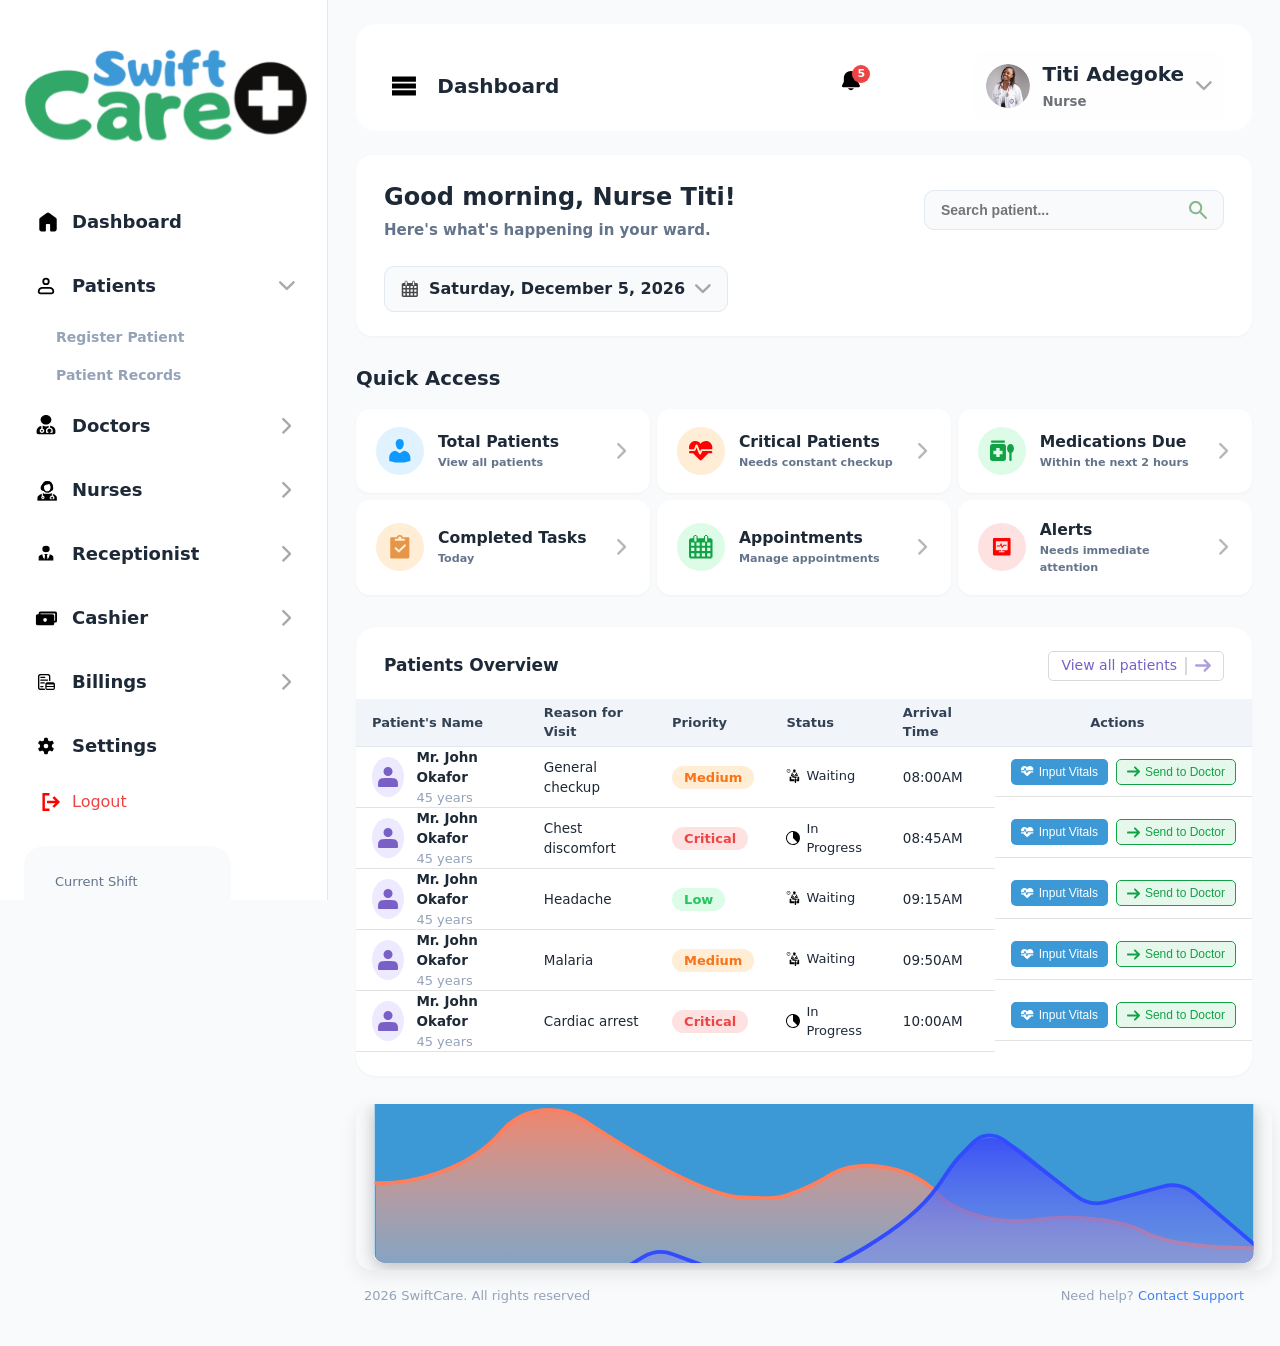
<file: index.html>
<!DOCTYPE html>
<html lang="en">
<head>
    <meta charset="UTF-8">
    <meta name="viewport" content="width=device-width, initial-scale=1.0">
    <title>SwiftCare - Dashboard</title>
    <link rel="stylesheet" href="style.css">
</head>
<body>
    <div class="dashboard-container">

        <!--  SIDEBAR  -->
        <aside class="sidebar">
            <div class="logo">
                <img src="icons/icon-swiftcare.svg" alt="SwiftCare" class="main-logo">
            </div>

            <nav class="nav-menu">
                <a href="#" class="nav-item">
                    <div class="icon-container">
                        <img src="icons/icon-dashboard.svg" alt="Dashboard" class="nav-icon">
                    </div>
                    <span>Dashboard</span>
                </a>

                <a href="#" class="nav-item has-submenu active">
                    <div class="icon-container">
                        <img src="icons/icon-patients.svg" alt="Patients" class="nav-icon">
                    </div>
                    <span>Patients</span>
                    <img src="icons/icon-chevron-down.svg" alt="" class="arrow-icon">
                </a>

                <div class="submenu">
                    <a href="#" class="submenu-item">Register Patient</a>
                    <a href="#" class="submenu-item">Patient Records</a>
                </div>

                <a href="#" class="nav-item">
                    <div class="icon-container">
                        <img src="icons/icon-doctors.svg" alt="Doctors" class="nav-icon">
                    </div>
                    <span>Doctors</span>
                    <img src="icons/icon-chevron-right.svg" alt="" class="arrow-icon">
                </a>

                <a href="#" class="nav-item">
                    <div class="icon-container">
                        <img src="icons/icon-nurses.svg" alt="Nurses" class="nav-icon">
                    </div>
                    <span>Nurses</span>
                    <img src="icons/icon-chevron-right.svg" alt="" class="arrow-icon">
                </a>

                <a href="#" class="nav-item">
                    <div class="icon-container">
                        <img src="icons/icon-receptionist.svg" alt="Receptionist" class="nav-icon">
                    </div>
                    <span>Receptionist</span>
                    <img src="icons/icon-chevron-right.svg" alt="" class="arrow-icon">
                </a>

                <a href="#" class="nav-item">
                    <div class="icon-container">
                        <img src="icons/icon-cashier.svg" alt="Cashier" class="nav-icon">
                    </div>
                    <span>Cashier</span>
                    <img src="icons/icon-chevron-right.svg" alt="" class="arrow-icon">
                </a>

                <a href="#" class="nav-item">
                    <div class="icon-container">
                        <img src="icons/icon-billings.svg" alt="Billings" class="nav-icon">
                    </div>
                    <span>Billings</span>
                    <img src="icons/icon-chevron-right.svg" alt="" class="arrow-icon">
                </a>

                <a href="#" class="nav-item">
                    <div class="icon-container">
                        <img src="icons/icon-settings.svg" alt="Settings" class="nav-icon">
                    </div>
                    <span>Settings</span>
                </a>
            </nav>

            <div class="sidebar-bottom">
                <!-- Logout -->
                <a href="#" onclick="logout()" class="logout-btn">
                    <img src="icons/icon-logout.svg" alt="Logout" class="nav-icon">
                    <span>Logout</span>
                </a>

                <!-- Current Shift -->
                <div class="current-shift">
                    <p class="shift-label">Current Shift</p>
                    <p class="shift-time">
                        <span class="shift-type">Day Shift</span>
                        <img src="icons/icon-shift.svg" alt="Day" class="shift-icon">
                    </p>
                    <p class="shift-hours">7:00AM - 7:00PM</p>
                    <p class="shift-date">July 20, 2026</p>
                </div>

                <!-- Security Note -->
                <div class="security-note">
                    <img src="icons/icon-lock.svg" alt="Secure" class="lock-icon">
                    <div>
                        <p>Your information is safe with us</p>
                        <p>We never share your data</p>
                    </div>
                </div>
            </div>
        </aside>

        <!--  MAIN CONTENT -->
        <main class="main-content">

            <!-- Top Header -->
            <header class="top-header">
                <div class="header-left">
                    <button class="menu-toggle" onclick="toggleSidebar()">
                        <img src="icons/icon-menu.svg" alt="Menu" class="hamburger-icon">
                    </button>
                    <h1 class="page-title">Dashboard</h1>
                </div>

                <div class="header-right">
                    <div class="notification">
                        <img src="icons/icon-bell.svg" alt="Notifications" class="nav-icon">
                        <span class="notification-badge">5</span>
                    </div>

                    <div class="user-profile">
                        <img src="icons/icon-user.svg" alt="Titi Adegoke" class="profile-img">
                        <div class="user-info">
                            <span class="user-name">Titi Adegoke</span>
                            <span class="user-role">Nurse</span>
                        </div>
                        <img src="icons/icon-chevron-down.svg" alt="" class="dropdown-arrow">
                    </div>
                </div>
            </header>

            <!-- Greeting -->
            <div class="greeting">
                <div class="greeting-text">
                    <h2>Good morning, Nurse Titi!</h2>
                    <p>Here's what's happening in your ward.</p>
                </div>

                <!-- Search Patient -->
                <div class="search-box">
                    <input type="text" placeholder="Search patient..." class="search-input">
                    <img src="icons/icon-search.svg" alt="Search" class="search-icon">
                </div>

                <!-- Date Picker -->
                <div class="date-picker">
                    <img src="icons/icon-calendar.svg" alt="Calendar" class="calendar-icon">
                    <span id="current-date">July 20, 2026 | Monday</span>
                    <img src="icons/icon-chevron-down.svg" alt="" class="dropdown-arrow">
                </div>
            </div>

            <!-- Quick Access -->
            <section class="quick-access-section">
                <h2 class="section-title">Quick Access</h2>

                <div class="quick-access">
                    <a href="#" class="card">
                        <div class="card-icon total">
                            <img src="icons/icon-total-patients.svg" alt="" class="card-icon-img">
                        </div>
                        <div class="card-content">
                            <h3>Total Patients</h3>
                            <p>View all patients</p>
                        </div>
                        <img src="icons/icon-chevron-right.svg" alt="" class="card-arrow">
                    </a>

                    <a href="#" class="card">
                        <div class="card-icon critical">
                            <img src="icons/icon-critical.svg" alt="" class="card-icon-img">
                        </div>
                        <div class="card-content">
                            <h3>Critical Patients</h3>
                            <p>Needs constant checkup</p>
                        </div>
                        <img src="icons/icon-chevron-right.svg" alt="" class="card-arrow">
                    </a>

                    <a href="#" class="card">
                        <div class="card-icon meds">
                            <img src="icons/icon-meds-due.svg" alt="" class="card-icon-img">
                        </div>
                        <div class="card-content">
                            <h3>Medications Due</h3>
                            <p>Within the next 2 hours</p>
                        </div>
                        <img src="icons/icon-chevron-right.svg" alt="" class="card-arrow">
                    </a>

                    <a href="#" class="card">
                        <div class="card-icon completed">
                            <img src="icons/icon-completed.svg" alt="" class="card-icon-img">
                        </div>
                        <div class="card-content">
                            <h3>Completed Tasks</h3>
                            <p>Today</p>
                        </div>
                        <img src="icons/icon-chevron-right.svg" alt="" class="card-arrow">
                    </a>

                    <a href="#" class="card">
                        <div class="card-icon appointments">
                            <img src="icons/icon-appointments.svg" alt="" class="card-icon-img">
                        </div>
                        <div class="card-content">
                            <h3>Appointments</h3>
                            <p>Manage appointments</p>
                        </div>
                        <img src="icons/icon-chevron-right.svg" alt="" class="card-arrow">
                    </a>

                    <a href="#" class="card">
                        <div class="card-icon alerts">
                            <img src="icons/icon-alerts.svg" alt="" class="card-icon-img">
                        </div>
                        <div class="card-content">
                            <h3>Alerts</h3>
                            <p>Needs immediate attention</p>
                        </div>
                        <img src="icons/icon-chevron-right.svg" alt="" class="card-arrow">
                    </a>
                </div>
            </section>

            <!-- Patients Overview -->
            <section class="patients-section">
                <div class="section-header">
                    <h2>Patients Overview</h2>
                    <a href="Nurse-Dashboard/index.html" class="view-all-btn">
                        View all patients 
                        <span class="seperator"></span>
                        <img src="icons/icon-arrow.svg" alt="" class="arrow-icon">
                    </a>
                </div>

                <div class="table-container">
                    <table class="patients-table">
                        <thead>
                            <tr>
                                <th>Patient's Name</th>
                                <th>Reason for Visit</th>
                                <th>Priority</th>
                                <th>Status</th>
                                <th>Arrival Time</th>
                                <th>Actions</th>
                            </tr>
                        </thead>
                        <tbody>
                            <tr>
                                <td>
                                    <div class="patient-info">
                                        <div class="avatar">
                                            <img src="icons/icon-user-vic.svg" alt="" class="patient-avatar">
                                        </div>
                                        <div>
                                            <div class="patient-name">Mr. John Okafor</div>
                                            <div class="age">45 years</div>
                                        </div>
                                    </div>
                                </td>
                                <td>General checkup</td>
                                <td><span class="priority medium">Medium</span></td>
                                <td>
                                    <span class="status waiting">
                                        <img src="icons/icon-waiting.svg" alt="" class="status-icon">
                                        Waiting
                                    </span>
                                </td>
                                <td>08:00AM</td>
                                <td class="actions">
                                    <button class="action-btn vitals">
                                        <img src="icons/icon-vitals-heart.svg" alt="" class="btn-icon">
                                        Input Vitals
                                    </button>
                                    <button class="action-btn send">
                                        <img src="icons/icon-arrow-right.svg" alt="" class="btn-icon">
                                        Send to Doctor
                                    </button>
                                </td>
                            </tr>

                            <tr>
                                <td>
                                    <div class="patient-info">
                                        <div class="avatar">
                                            <img src="icons/icon-user-vic.svg" alt="" class="patient-avatar">
                                        </div>
                                        <div>
                                            <div class="patient-name">Mr. John Okafor</div>
                                            <div class="age">45 years</div>
                                        </div>
                                    </div>
                                </td>
                                <td>Chest discomfort</td>
                                <td><span class="priority critical">Critical</span></td>
                                <td>
                                    <span class="status in-progress">
                                        <img src="icons/icon-in-progress.svg" alt="" class="status-icon">
                                        In Progress
                                    </span>
                                </td>
                                <td>08:45AM</td>
                                <td class="actions">
                                    <button class="action-btn vitals">
                                        <img src="icons/icon-vitals-heart.svg" alt="" class="btn-icon">
                                        Input Vitals
                                    </button>
                                    <button class="action-btn send">
                                        <img src="icons/icon-arrow-right.svg" alt="" class="btn-icon">
                                        Send to Doctor
                                    </button>
                                </td>
                            </tr>

                            <tr>
                                <td>
                                    <div class="patient-info">
                                        <div class="avatar">
                                            <img src="icons/icon-user-vic.svg" alt="" class="patient-avatar">
                                        </div>
                                        <div>
                                            <div class="patient-name">Mr. John Okafor</div>
                                            <div class="age">45 years</div>
                                        </div>
                                    </div>
                                </td>
                                <td>Headache</td>
                                <td><span class="priority low">Low</span></td>
                                <td>
                                    <span class="status waiting">
                                        <img src="icons/icon-waiting.svg" alt="" class="status-icon">
                                        Waiting
                                    </span>
                                </td>
                                <td>09:15AM</td>
                                <td class="actions">
                                    <button class="action-btn vitals">
                                        <img src="icons/icon-vitals-heart.svg" alt="" class="btn-icon">
                                        Input Vitals
                                    </button>
                                    <button class="action-btn send">
                                       <img src="icons/icon-arrow-right.svg" alt="" class="btn-icon"> 
                                        Send to Doctor
                                    </button>
                                </td>
                            </tr>

                            <tr>
                                <td>
                                    <div class="patient-info">
                                        <div class="avatar">
                                            <img src="icons/icon-user-vic.svg" alt="" class="patient-avatar">
                                        </div>
                                        <div>
                                            <div class="patient-name">Mr. John Okafor</div>
                                            <div class="age">45 years</div>
                                        </div>
                                    </div>
                                </td>
                                <td>Malaria</td>
                                <td><span class="priority medium">Medium</span></td>
                                <td>
                                    <span class="status waiting">
                                        <img src="icons/icon-waiting.svg" alt="" class="status-icon">
                                        Waiting
                                    </span>
                                </td>
                                <td>09:50AM</td>
                                <td class="actions">
                                    <button class="action-btn vitals">
                                        <img src="icons/icon-vitals-heart.svg" alt="" class="btn-icon">
                                        Input Vitals
                                    </button>
                                    <button class="action-btn send">
                                        <img src="icons/icon-arrow-right.svg" alt="" class="btn-icon">
                                        Send to Doctor
                                    </button>
                                </td>
                            </tr>

                            <tr>
                                <td>
                                    <div class="patient-info">
                                        <div class="avatar">
                                            <img src="icons/icon-user-vic.svg" alt="" class="patient-avatar">
                                        </div>
                                        <div>
                                            <div class="patient-name">Mr. John Okafor</div>
                                            <div class="age">45 years</div>
                                        </div>
                                    </div>
                                </td>
                                <td>Cardiac arrest</td>
                                <td><span class="priority critical">Critical</span></td>
                                <td>
                                    <span class="status in-progress">
                                        <img src="icons/icon-in-progress.svg" alt="" class="status-icon">
                                        In Progress
                                    </span>
                                </td>
                                <td>10:00AM</td>
                                <td class="actions">
                                    <button class="action-btn vitals">
                                        <img src="icons/icon-vitals-heart.svg" alt="" class="btn-icon">
                                        Input Vitals
                                    </button>
                                    <button class="action-btn send">
                                        <img src="icons/icon-arrow-right.svg" alt="" class="btn-icon">
                                        Send to Doctor
                                    </button>
                                </td>
                            </tr>
                        </tbody>
                    </table>
                </div>
            </section>

            <!-- Chart -->
            <section class="chart-section">
                <img src="icons/chart-graphic.svg" alt="Patient Activity Chart" class="chart-image">
            </section>

            <!-- Footer -->
            <footer class="footer">
                <p>2026 SwiftCare. All rights reserved</p>
                <p>Need help? <a href="#">Contact Support</a></p>
            </footer>
        </main>
    </div>

    <script src="script.js"></script>
</body>
</html>
</file>
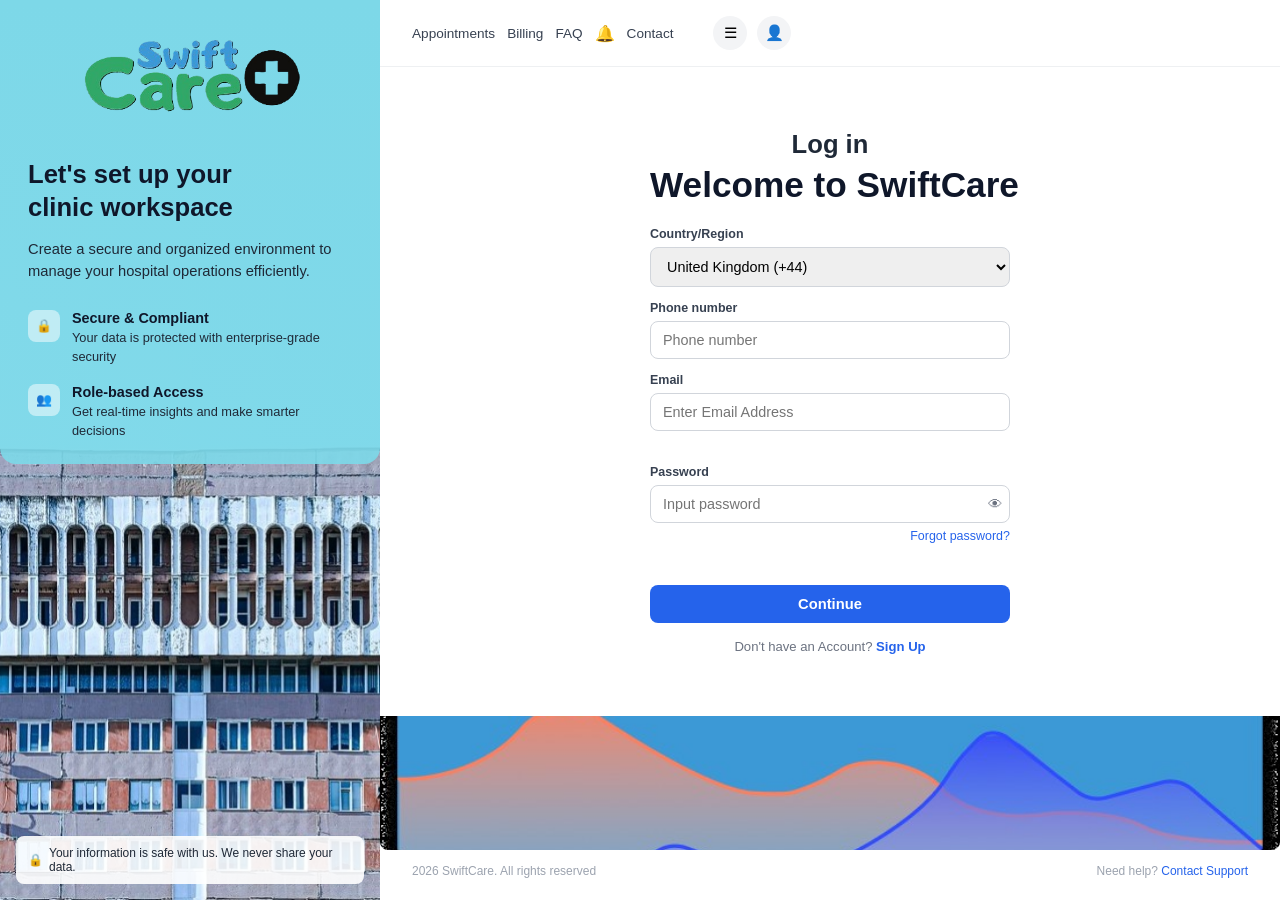
<file: log in page/index.html>
<!DOCTYPE html>
<html lang="en">
<head>
  <meta charset="UTF-8" />
  <meta name="viewport" content="width=device-width, initial-scale=1.0" />
  <title>SwiftCare | Log in</title>
  <link rel="stylesheet" href="style.css" />
</head>
<body>

  <div class="page">

    <!-- LEFT PANEL -->
    <aside class="hero-panel">
      <div class="hero-top">
        <div class="logo">
          <img src="logo.png" alt="SwiftCare" class="logo-img" />
        </div>

        <h1 class="hero-heading">Let's set up your<br />clinic workspace</h1>
        <p class="hero-sub">Create a secure and organized environment to manage your hospital operations efficiently.</p>

        <ul class="hero-features">
          <li>
            <span class="feature-icon" aria-hidden="true">🔒</span>
            <div>
              <strong>Secure &amp; Compliant</strong>
              <span>Your data is protected with enterprise-grade security</span>
            </div>
          </li>
          <li>
            <span class="feature-icon" aria-hidden="true">👥</span>
            <div>
              <strong>Role-based Access</strong>
              <span>Get real-time insights and make smarter decisions</span>
            </div>
          </li>
        </ul>
      </div>

      <div class="hero-note-wrap">
        <p class="hero-note">
          <span aria-hidden="true">🔒</span> Your information is safe with us. We never share your data.
        </p>
      </div>
    </aside>

    <!-- RIGHT PANEL -->
    <main class="auth-panel">

      <nav class="top-nav">
        <div class="nav-inner">
          <div class="nav-links">
            <a href="#">Appointments</a>
            <a href="#">Billing</a>
            <a href="#">FAQ</a>
            <a href="#" class="nav-icon" aria-label="Notifications">🔔</a>
            <a href="#">Contact</a>
          </div>
          <div class="nav-right">
            <button class="icon-btn" aria-label="Menu">☰</button>
            <button class="icon-btn avatar-btn" aria-label="Account">👤</button>
          </div>
        </div>
      </nav>

      <div class="auth-wrap">
        <form class="auth-card" id="authForm" novalidate>
          <h2 class="card-title">Log in</h2>
          <p class="welcome-text">Welcome to SwiftCare</p>

          <label class="field-label" for="countryCode">Country/Region</label>
          <select id="countryCode" name="countryCode">
            <option value="+44">United Kingdom (+44)</option>
            <option value="+234">Nigeria (+234)</option>
            <option value="+1">United States (+1)</option>
            <option value="+233">Ghana (+233)</option>
          </select>

          <label class="field-label" for="phone">Phone number</label>
          <input type="tel" id="phone" name="phone" placeholder="Phone number" autocomplete="tel" />

          <label class="field-label" for="email">Email</label>
          <input type="email" id="email" name="email" placeholder="Enter Email Address" autocomplete="email" required />
          <p class="field-error" id="emailError" role="alert"></p>

          <label class="field-label" for="password">Password</label>
          <div class="password-wrap">
            <input type="password" id="password" name="password" placeholder="Input password" autocomplete="current-password" required />
            <button type="button" class="toggle-pw" data-target="password" aria-label="Show password">👁</button>
          </div>
          <a href="#" class="forgot-link">Forgot password?</a>
          <p class="field-error" id="passwordError" role="alert"></p>

          <button type="submit" class="btn-primary" id="continueBtn">Continue</button>

          <p class="signup-link">Don't have an Account? <a href="admin-account.html">Sign Up</a></p>
        </form>
      </div>

      <div class="wave" aria-hidden="true">
        <img src="image.jpg" alt="" />
      </div>

      <footer class="auth-footer">
        <span>2026 SwiftCare. All rights reserved</span>
        <span>Need help? <a href="#">Contact Support</a></span>
      </footer>
    </main>
  </div>

  <script src="script.js"></script>
</body>
</html>
</file>
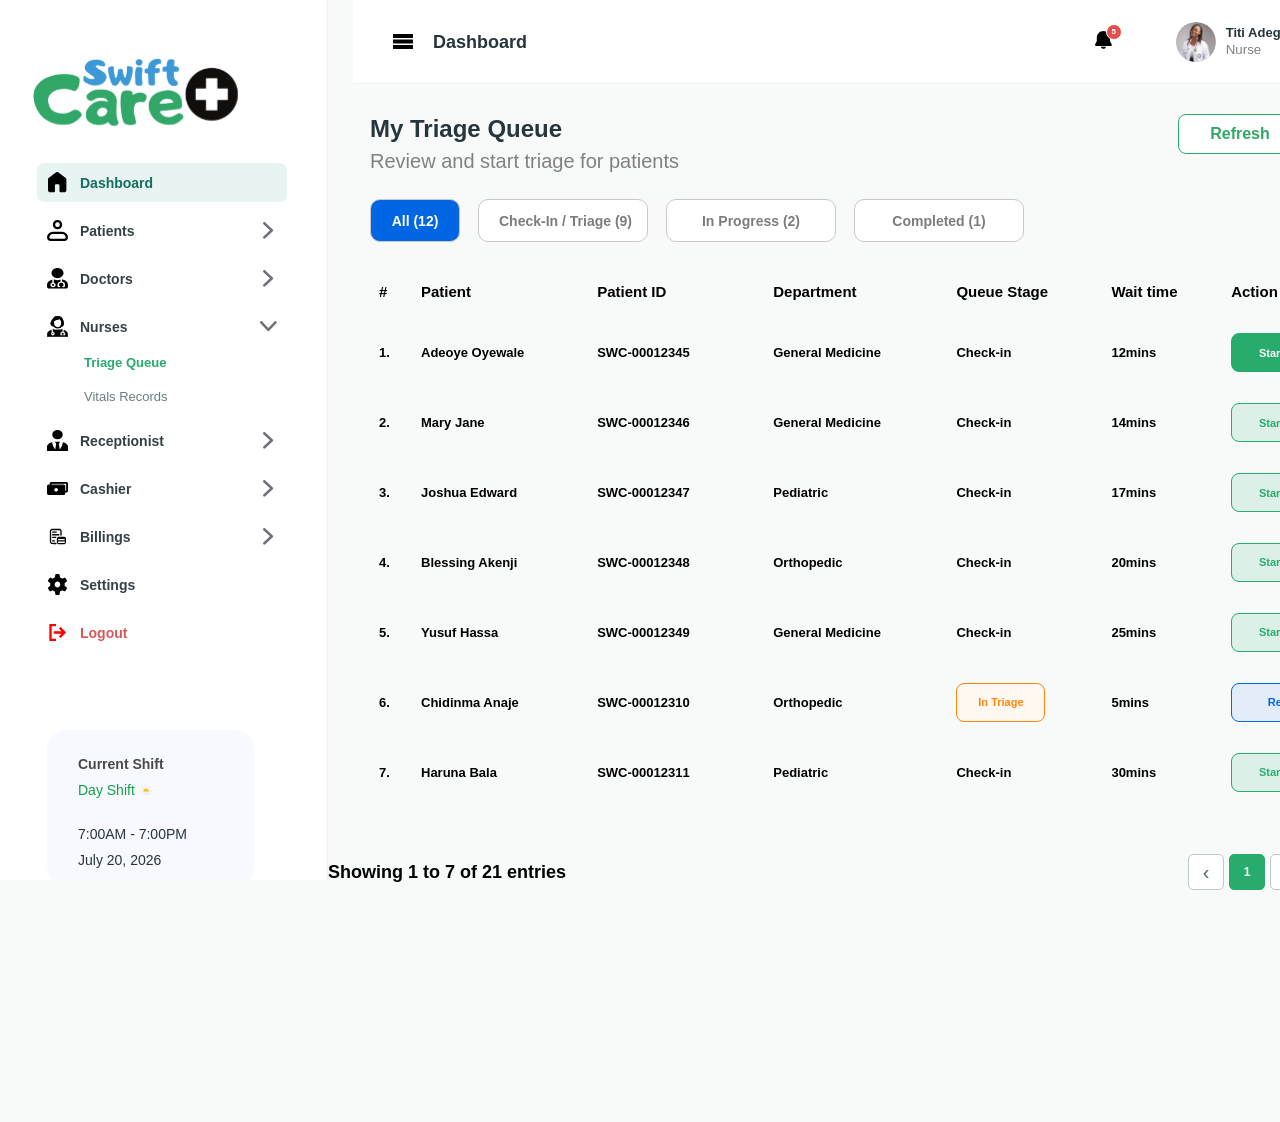
<file: Nurse-Dashboard/index.html>
<!DOCTYPE html>
<html lang="en">

<head>
    <meta charset="UTF-8">
    <meta
        name="viewport"
        content="width=device-width, initial-scale=1.0"
    >
    <title>SwiftCare - Dashboard</title>

    <link rel="stylesheet" href="style.css">
</head>

<body>

    <div class="app">

        <!-- SIDEBAR -->

        <aside class="sidebar" id="sidebar">

            <div class="sidebar-content">

                <!-- LOGO -->
                <div class="logo-container">
                    <img
                        src="icons/logo.svg"
                        alt="SwiftCare"
                        class="logo"
                    >
                </div>


                <!-- NAVIGATION -->
                <nav class="navigation">

                    <!-- Dashboard -->
                    <a
                        href="#"
                        class="nav-item active"
                    >
                        <img
                            src="icons/dashboard.svg"
                            alt=""
                            class="nav-icon"
                        >

                        <span>Dashboard</span>
                    </a>


                    <!-- Patients -->
                    <a
                        href="#"
                        class="nav-item expandable"
                    >
                        <div class="nav-item-left">

                            <img
                                src="icons/patients.svg"
                                alt=""
                                class="nav-icon"
                            >

                            <span>Patients</span>

                        </div>

                        <img
                            src="icons/chevron-right.svg"
                            alt=""
                            class="arrow-icon"
                        >
                    </a>


                    <!-- Doctors -->
                    <a
                        href="#"
                        class="nav-item expandable"
                    >
                        <div class="nav-item-left">

                            <img
                                src="icons/doctors.svg"
                                alt=""
                                class="nav-icon"
                            >

                            <span>Doctors</span>

                        </div>

                        <img
                            src="icons/chevron-right.svg"
                            alt=""
                            class="arrow-icon"
                        >
                    </a>


                    <!-- Nurses -->
                    <div class="nav-group">

                        <button
                            type="button"
                            class="nav-item expandable nurse-toggle"
                            id="nurseToggle"
                        >

                            <div class="nav-item-left">

                                <img
                                    src="icons/nurses.svg"
                                    alt=""
                                    class="nav-icon"
                                >

                                <span>Nurses</span>

                            </div>

                            <img
                                src="icons/chevron-down.svg"
                                alt=""
                                class="arrow-icon nurse-arrow"
                            >

                        </button>


                        <!-- Nurse submenu -->
                        <div class="submenu" id="nurseSubmenu">

                            <a
                                href="#"
                                class="submenu-item active-sub"
                            >
                                Triage Queue
                            </a>

                            <a
                                href="#"
                                class="submenu-item"
                            >
                                Vitals Records
                            </a>

                        </div>

                    </div>


                    <!-- Receptionist -->
                    <a
                        href="#"
                        class="nav-item expandable"
                    >
                        <div class="nav-item-left">

                            <img
                                src="icons/receptionist.svg"
                                alt=""
                                class="nav-icon"
                            >

                            <span>Receptionist</span>

                        </div>

                        <img
                            src="icons/chevron-right.svg"
                            alt=""
                            class="arrow-icon"
                        >
                    </a>


                    <!-- Cashier -->
                    <a
                        href="#"
                        class="nav-item expandable"
                    >
                        <div class="nav-item-left">

                            <img
                                src="icons/cashier.svg"
                                alt=""
                                class="nav-icon"
                            >

                            <span>Cashier</span>

                        </div>

                        <img
                            src="icons/chevron-right.svg"
                            alt=""
                            class="arrow-icon"
                        >
                    </a>


                    <!-- Billings -->
                    <a
                        href="#"
                        class="nav-item expandable"
                    >
                        <div class="nav-item-left">

                            <img
                                src="icons/billings.svg"
                                alt=""
                                class="nav-icon"
                            >

                            <span>Billings</span>

                        </div>

                        <img
                            src="icons/chevron-right.svg"
                            alt=""
                            class="arrow-icon"
                        >
                    </a>


                    <!-- Settings -->
                    <a
                        href="#"
                        class="nav-item"
                    >
                        <img
                            src="icons/settings.svg"
                            alt=""
                            class="nav-icon"
                        >

                        <span>Settings</span>
                    </a>


                    <!-- Logout -->
                    <a
                        href="#"
                        class="nav-item logout"
                    >
                        <img
                            src="icons/logout.svg"
                            alt=""
                            class="nav-icon"
                        >

                        <span>Logout</span>
                    </a>

                </nav>

            </div>


            <!-- SIDEBAR BOTTOM -->
            <div class="sidebar-bottom">

                <!-- Current shift -->
                <div class="shift-information">

                    <span class="shift-title">
                        Current Shift
                    </span>

                    <div class="day-shift">
                        <span>Day Shift</span>
                        <img src="icons/sunlight.svg" alt="sunlight-icon">
                    </div>

                    <span class="shift-time">
                        7:00AM - 7:00PM
                    </span>

                    <span>
                        July 20, 2026
                    </span>

                </div>


                <!-- Security -->
                <div class="security-message">

                    <img
                        src="icons/lock.svg"
                        alt=""
                        class="security-icon"
                    >

                    <span class="security-text">
                        Your information is safe with us<br>
                        We never share your data
                    </span>

                </div>

            </div>

        </aside>


        <!-- MAIN CONTENT -->

        <main class="main">

            <!-- TOP BAR -->

            <header class="topbar">

                <div class="topbar-left">

                    <!-- Mobile menu -->
                    <button
                        type="button"
                        class="menu-button"
                        id="menuButton"
                        aria-label="Open menu"
                    >
                        <img
                            src="icons/menu.svg"
                            alt=""
                        >
                    </button>


                    <h1>
                        Dashboard
                    </h1>

                </div>


                <!-- TOP RIGHT -->
                <div class="topbar-right">

                    <!-- Notification -->
                    <button
                        type="button"
                        class="notification-button"
                        aria-label="Notifications"
                    >

                        <img
                            src="icons/notification.svg"
                            alt="Notification-bell"
                        >

                        <span class="notification-badge">5</span>

                    </button>


                    <!-- Profile -->
                    <button
                        type="button"
                        class="profile"
                    >

                        <div class="profile-image">

                            <img
                                src="icons/profile.svg"
                                alt="Titi Adegoke"
                            >

                        </div>


                        <div class="profile-details">

                            <strong>
                                Titi Adegoke
                            </strong>

                            <span>
                                Nurse
                            </span>

                        </div>


                        <img
                            src="icons/chevron-down.svg"
                            alt=""
                            class="profile-arrow"
                        >

                    </button>

                </div>

            </header>


            <!-- PAGE CONTENT -->

            <section class="content">

                <!-- PAGE HEADER -->
                <div class="page-header">

                    <div class="page-heading">

                        <h2>
                            My Triage Queue
                        </h2>

                        <p>
                            Review and start triage for patients
                        </p>

                    </div>

                    <button
                        type="button"
                        class="refresh-button"
                        id="refreshButton"
                    >
                        Refresh
                    </button>

                </div>


                <!-- FILTER BUTTONS -->

                <div
                    class="filters"
                    role="tablist"
                >

                    <button
                        type="button"
                        class="filter-button all"
                        data-filter="all"
                    >
                        All (12)
                    </button>


                    <button
                        type="button"
                        class="filter-button"
                        data-filter="checkin"
                    >
                        Check-In / Triage (9)
                    </button>


                    <button
                        type="button"
                        class="filter-button"
                        data-filter="progress"
                    >
                        In Progress (2)
                    </button>


                    <button
                        type="button"
                        class="filter-button"
                        data-filter="completed"
                    >
                        Completed (1)
                    </button>

                </div>


                <!-- PATIENT TABLE -->

                <div class="table-container">

                    <table class="patient-table">

                        <thead>

                            <tr>

                                <th>#</th>

                                <th>Patient</th>

                                <th>Patient ID</th>

                                <th>Department</th>

                                <th>Queue Stage</th>

                                <th>Wait time</th>

                                <th>Action</th>

                            </tr>

                        </thead>


                        <tbody id="patientTable">

                            <!-- Patient 1 -->
                            <tr data-status="checkin">

                                <td>
                                    1.
                                </td>

                                <td class="patient-name">
                                    Adeoye Oyewale
                                </td>

                                <td>
                                    SWC-00012345
                                </td>

                                <td>
                                    General Medicine
                                </td>

                                <td>
                                    Check-in
                                </td>

                                <td>
                                    12mins
                                </td>

                                <td>

                                    <button
                                        type="button"
                                        class="action-button start-button primary"
                                    >
                                        Start Triage
                                    </button>

                                </td>

                            </tr>


                            <!-- Patient 2 -->
                            <tr data-status="checkin">

                                <td>
                                    2.
                                </td>

                                <td class="patient-name">
                                    Mary Jane
                                </td>

                                <td>
                                    SWC-00012346
                                </td>

                                <td>
                                    General Medicine
                                </td>

                                <td>
                                    Check-in
                                </td>

                                <td>
                                    14mins
                                </td>

                                <td>

                                    <button
                                        type="button"
                                        class="action-button start-button"
                                    >
                                        Start Triage
                                    </button>

                                </td>

                            </tr>


                            <!-- Patient 3 -->
                            <tr data-status="checkin">

                                <td>
                                    3.
                                </td>

                                <td class="patient-name">
                                    Joshua Edward
                                </td>

                                <td>
                                    SWC-00012347
                                </td>

                                <td>
                                    Pediatric
                                </td>

                                <td>
                                    Check-in
                                </td>

                                <td>
                                    17mins
                                </td>

                                <td>

                                    <button
                                        type="button"
                                        class="action-button start-button"
                                    >
                                        Start Triage
                                    </button>

                                </td>

                            </tr>


                            <!-- Patient 4 -->
                            <tr data-status="checkin">

                                <td>
                                    4.
                                </td>

                                <td class="patient-name">
                                    Blessing Akenji
                                </td>

                                <td>
                                    SWC-00012348
                                </td>

                                <td>
                                    Orthopedic
                                </td>

                                <td>
                                    Check-in
                                </td>

                                <td>
                                    20mins
                                </td>

                                <td>

                                    <button
                                        type="button"
                                        class="action-button start-button"
                                    >
                                        Start Triage
                                    </button>

                                </td>

                            </tr>


                            <!-- Patient 5 -->
                            <tr data-status="checkin">

                                <td>
                                    5.
                                </td>

                                <td class="patient-name">
                                    Yusuf Hassa
                                </td>

                                <td>
                                    SWC-00012349
                                </td>

                                <td>
                                    General Medicine
                                </td>

                                <td>
                                    Check-in
                                </td>

                                <td>
                                    25mins
                                </td>

                                <td>

                                    <button
                                        type="button"
                                        class="action-button start-button"
                                    >
                                        Start Triage
                                    </button>

                                </td>

                            </tr>


                            <!-- Patient 6 -->
                            <tr data-status="progress">

                                <td>
                                    6.
                                </td>

                                <td class="patient-name">
                                    Chidinma Anaje
                                </td>

                                <td>
                                    SWC-00012310
                                </td>

                                <td>
                                    Orthopedic
                                </td>

                                <td>

                                    <span class="stage-badge in-triage">
                                        In Triage
                                    </span>

                                </td>

                                <td>
                                    5mins
                                </td>

                                <td>

                                    <button
                                        type="button"
                                        class="action-button resume-button"
                                    >
                                        Resume
                                    </button>

                                </td>

                            </tr>


                            <!-- Patient 7 -->
                            <tr data-status="checkin">

                                <td>
                                    7.
                                </td>

                                <td class="patient-name">
                                    Haruna Bala
                                </td>

                                <td>
                                    SWC-00012311
                                </td>

                                <td>
                                    Pediatric
                                </td>

                                <td>
                                    Check-in
                                </td>

                                <td>
                                    30mins
                                </td>

                                <td>

                                    <button
                                        type="button"
                                        class="action-button start-button"
                                    >
                                        Start Triage
                                    </button>

                                </td>

                            </tr>

                        </tbody>

                    </table>

                </div>


                <!-- TABLE FOOTER -->

                <div class="table-footer">

                    <p>
                        Showing 1 to 7 of 21 entries
                    </p>


                    <div class="pagination">

                        <button
                            type="button"
                            class="pagination-button"
                            aria-label="Previous page"
                        >
                           &#8249

                        </button>


                        <button
                            type="button"
                            class="pagination-button active"
                        >
                            1
                        </button>


                        <button
                            type="button"
                            class="pagination-button"
                        >
                            2
                        </button>


                        <button
                            type="button"
                            class="pagination-button"
                        >
                            3
                        </button>


                        <button
                            type="button"
                            class="pagination-button"
                            aria-label="Next page"
                        >
                        &#8250
                </div>

            </section>

        </main>

    </div>


    <!-- MOBILE OVERLAY -->
    <div
        class="sidebar-overlay"
        id="sidebarOverlay"
    ></div>


    <!-- Next Patient Modal -->
<div class="patient-modal-overlay" id="patientModalOverlay">
    <div class="patient-modal">

        <div class="patient-modal-content">

            <img
                src="icons/check.svg"
                alt=""
                class="patient-success-icon"
            >

            <h2 class="patient-modal-title">
                Next Patient Selected
            </h2>

            <div class="selected-patient-card">

                <img
                    src="icons/patient-photo.png"
                    alt="Adeoye Oyewale"
                    class="selected-patient-photo"
                >

                <div class="selected-patient-details">

                    <h3>
                        Adeoye Oyewale
                    </h3>

                    <div class="patient-basic-info">
                        <span>SWC-00012345</span>
                        <span>Male - 34yrs</span>
                    </div>

                    <div class="patient-medical-info">
                        <span>General Medicine</span>
                        <span>Checked-in: 09:15AM</span>
                    </div>

                </div>

            </div>

            <button
                type="button"
                class="next-patient-button"
                id="nextPatientButton"
            >
                Next
            </button>

        </div>

    </div>
</div>



    <script src="script.js"></script>


</body>

</html>
</file>
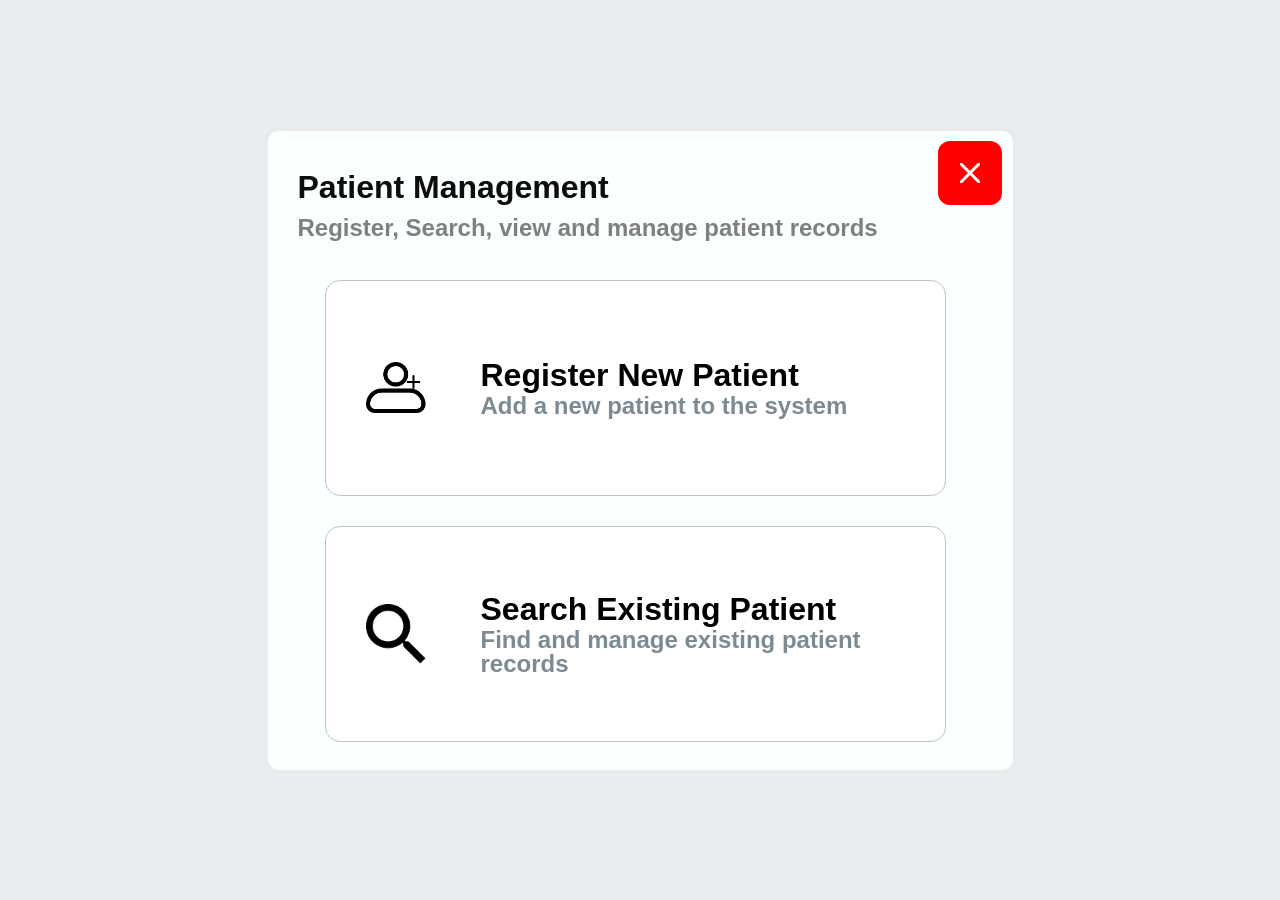
<file: Receptionist-dashboard/PatientM.html>
<!DOCTYPE html>
<html lang="en">
<head>
<meta charset="UTF-8">
<meta name="viewport" content="width=device-width, initial-scale=1.0">
<title>Patient Management</title>
<link rel="stylesheet" href="PatientM.css">
</head>
<body>

  <div class="modal-overlay">
    <div class="modal">

      <button class="close-btn" aria-label="Close">
        <svg width="20" height="20" viewBox="0 0 20 20" fill="none" xmlns="http://www.w3.org/2000/svg">
          <path d="M1 1L19 19M19 1L1 19" stroke="white" stroke-width="3" stroke-linecap="round"/>
        </svg>
      </button>

      <div class="modal-header">
        <h1>Patient Management</h1>
        <p>Register, Search, view and manage patient records</p>
      </div>

      <a href="#" class="option-card">
        <div class="option-icon">
          <img src="Assets/Option-icon.jpg" alt="">
        </div>
        <div class="option-text">
          <h2>Register New Patient</h2>
          <p>Add a new patient to the system</p>
        </div>
      </a>

      <a href="index3.html" class="option-card">
        <div class="option-icon">
          <img src="Assets/searchEP.png" alt="">
        </div>
        <div class="option-text">
          <h2>Search Existing Patient</h2>
          <p>Find and manage existing patient records</p>
        </div>
      </a>

    </div>
  </div>

</body>
</html>
</file>
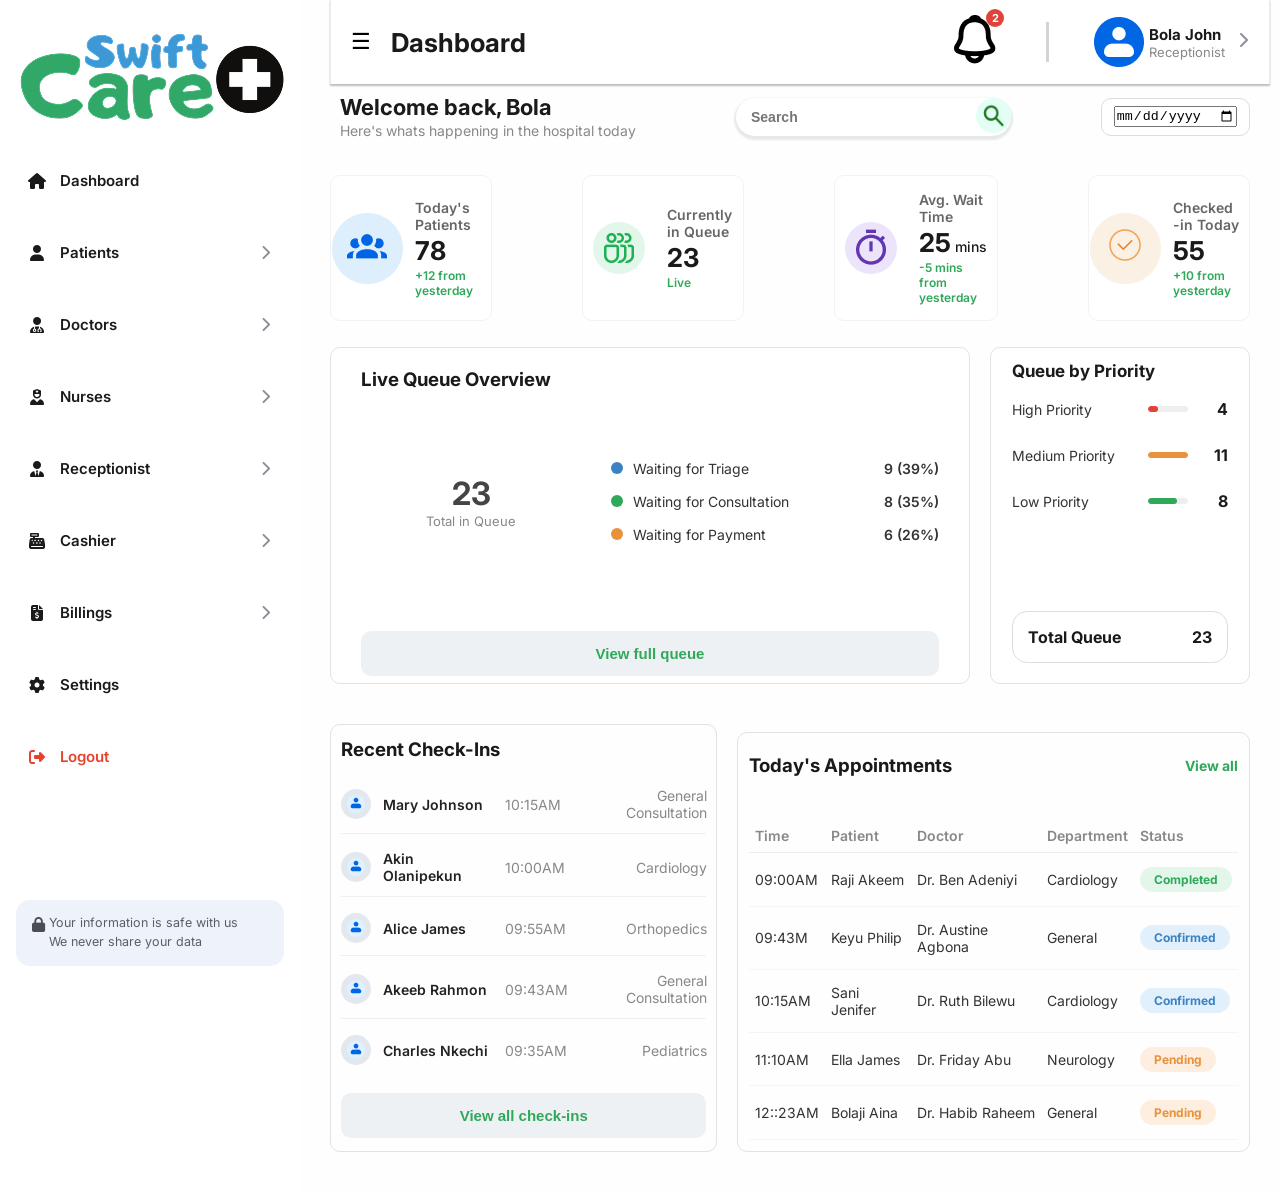
<file: Receptionist-dashboard/receptionist.html>
<!DOCTYPE html>
<html lang="en">
<head>
    <meta charset="UTF-8">
    <meta name="viewport" content="width=device-width, initial-scale=1.0">
    <title>Reception Dashboard</title>
    <link rel="preconnect" href="https://fonts.googleapis.com">
    <link rel="preconnect" href="https://fonts.gstatic.com" crossorigin>
    <link href="https://fonts.googleapis.com/css2?family=Inter:ital,opsz,wght@0,14..32,100..900;1,14..32,100..900&display=swap" rel="stylesheet">
    <link rel="stylesheet" href="https://cdnjs.cloudflare.com/ajax/libs/font-awesome/6.5.1/css/all.min.css">
    <link rel="stylesheet" href="Receptionist.css">
</head>
<body>
    <div class="app">
        <!-- Side bar -->

<section class="sidebar">

  <!-- Logo -->
  <div class="logo">
    <img src="Assets/logo.png" alt="SwiftCare Logo" class="logo-img">
  </div>

  <!-- Nav -->
  <nav class="nav">
    <ul class="nav-list">

      <li class="nav-item">
        <a href="#" class="nav-link">
          <i class="fa-solid fa-house nav-icon"></i>
          <span>Dashboard</span>
        </a>
      </li>

      <!-- Expandable: Patients -->
      <li class="nav-item has-submenu">
        <button class="nav-link nav-toggle" type="button" aria-expanded="false" aria-controls="patients-submenu">
          <i class="fa-solid fa-user nav-icon"></i>
          <span>Patients</span>
          <i class="fa-solid fa-chevron-down nav-arrow"></i>
        </button>
        <ul class="submenu" id="patients-submenu">
          <li><a href="index.html" class="submenu-link">Register Patient</a></li>
          <li><a href="#" class="submenu-link">Patient Records</a></li>
        </ul>
      </li>

      <!-- Expandable: Doctors -->
      <li class="nav-item has-submenu">
        <button class="nav-link nav-toggle" type="button" aria-expanded="false" aria-controls="doctors-submenu">
          <i class="fa-solid fa-user-doctor nav-icon"></i>
          <span>Doctors</span>
          <i class="fa-solid fa-chevron-down nav-arrow"></i>
        </button>
        <ul class="submenu" id="doctors-submenu">
          <li><a href="#" class="submenu-link">Add Doctor</a></li>
          <li><a href="#" class="submenu-link">Doctor List</a></li>
        </ul>
      </li>

      <!-- Expandable: Nurses -->
      <li class="nav-item has-submenu">
        <button class="nav-link nav-toggle" type="button" aria-expanded="false" aria-controls="nurses-submenu">
          <i class="fa-solid fa-user-nurse nav-icon"></i>
          <span>Nurses</span>
          <i class="fa-solid fa-chevron-down nav-arrow"></i>
        </button>
        <ul class="submenu" id="nurses-submenu">
          <li><a href="#" class="submenu-link">Add Nurse</a></li>
          <li><a href="#" class="submenu-link">Nurse List</a></li>
        </ul>
      </li>

      <!-- Expandable: Receptionist -->
      <li class="nav-item has-submenu">
        <button class="nav-link nav-toggle" type="button" aria-expanded="false" aria-controls="receptionist-submenu">
          <i class="fa-solid fa-user-tie nav-icon"></i>
          <span>Receptionist</span>
          <i class="fa-solid fa-chevron-down nav-arrow"></i>
        </button>
        <ul class="submenu" id="receptionist-submenu">
          <li><a href="#" class="submenu-link">Add Receptionist</a></li>
          <li><a href="#" class="submenu-link">Receptionist List</a></li>
        </ul>
      </li>

      <!-- Expandable: Cashier -->
      <li class="nav-item has-submenu">
        <button class="nav-link nav-toggle" type="button" aria-expanded="false" aria-controls="cashier-submenu">
          <i class="fa-solid fa-cash-register nav-icon"></i>
          <span>Cashier</span>
          <i class="fa-solid fa-chevron-down nav-arrow"></i>
        </button>
        <ul class="submenu" id="cashier-submenu">
          <li><a href="#" class="submenu-link">Add Cashier</a></li>
          <li><a href="#" class="submenu-link">Cashier List</a></li>
        </ul>
      </li>

      <!-- Expandable: Billings -->
      <li class="nav-item has-submenu">
        <button class="nav-link nav-toggle" type="button" aria-expanded="false" aria-controls="billings-submenu">
          <i class="fa-solid fa-file-invoice-dollar nav-icon"></i>
          <span>Billings</span>
          <i class="fa-solid fa-chevron-down nav-arrow"></i>
        </button>
        <ul class="submenu" id="billings-submenu">
          <li><a href="#" class="submenu-link">Create Invoice</a></li>
          <li><a href="#" class="submenu-link">Invoice History</a></li>
        </ul>
      </li>

      <li class="nav-item">
        <a href="#" class="nav-link">
          <i class="fa-solid fa-gear nav-icon"></i>
          <span>Settings</span>
        </a>
      </li>

      <li class="nav-item">
        <a href="#" class="nav-link logout-link">
          <i class="fa-solid fa-right-from-bracket nav-icon"></i>
          <span>Logout</span>
        </a>
      </li>

    </ul>
  </nav>

  <!-- Footer note -->
  <div class="info-box">
    <i class="fa-solid fa-lock info-icon"></i>
    <p>Your information is safe with us<br>We never share your data</p>
  </div>

</section>

        <!-- Main content -->
    <main class="main">

      <header class="topbar">
        <button class="hamburger" id="hamburgerBtn">☰</button>
        <h1>Dashboard</h1>

        <div class="topbar-right">
          <div class="bell-wrapper">
            <span class="bell"><img src="Assets/bell.png" alt=""></span>
            <span class="badge">2</span>
          </div>
          <div class="divider"></div>
          <div class="user-info">
            <div class="avatar"><img src="Assets/recept.png" alt=""></div>
            <div class="user-text">
              <div class="user-name">Bola John</div>
              <div class="user-role">Receptionist</div>
            </div>
              <span class="dropdown-arrow">
              <i class="fa-solid fa-chevron-down nav-arrow"></i>
              </span>                     
          </div>
        </div>
      </header>

      <section class="welcome-row">
        <div class="welcome-text">
          <h2>Welcome back, Bola</h2>
          <p>Here's whats happening in the hospital today</p>
        </div>

        <div class="search-box">
          <input type="text" id="searchInput" placeholder="Search">
          <button id="searchBtn"><img src="Assets/search.png" alt="" class="btn-img"></button>
        </div>

        <div class="date-picker" id="datePicker">
          <input type="date">
        </div>
      </section>

      <section class="stats-row">
        <div class="stat-card">
          <div class="stat-icon blue"><img src="Assets/Tpatients.png" alt=""></div>
          <div class="stat-content">
            <div class="stat-label">Today's Patients</div>
            <div class="stat-value">78</div>
            <div class="stat-sub green">+12 from yesterday</div>
          </div>
        </div>

        <div class="stat-card">
          <div class="stat-icon green"><img src="Assets/queue.png" alt=""></div>
          <div class="stat-content">
            <div class="stat-label">Currently in Queue</div>
            <div class="stat-value">23</div>
            <div class="stat-sub green">Live</div>
          </div>
        </div>

        <div class="stat-card">
          <div class="stat-icon purple"><img src="Assets/clock.png" alt=""></div>
          <div class="stat-content">
            <div class="stat-label">Avg. Wait Time</div>
            <div class="stat-value">25<span class="unit">mins</span></div>
            <div class="stat-sub green">-5 mins from yesterday</div>
          </div>
        </div>

        <div class="stat-card">
          <div class="stat-icon orange"><img src="Assets/checkin.png" alt=""></div>
          <div class="stat-content">
            <div class="stat-label">Checked -in Today</div>
            <div class="stat-value">55</div>
            <div class="stat-sub green">+10 from yesterday</div>
          </div>
        </div>
      </section>

      <section class="queue-row">
        <div class="panel-queue-overview">
          <h3>Live Queue Overview</h3>
          <div class="queue-body">
            <div class="donut-wrapper">
              <canvas id="donutChart" width="220" height="220"></canvas>
              <div class="donut-center">
                <div class="donut-number">23</div>
                <div class="donut-label">Total in Queue</div>
              </div>
            </div>

            <div class="queue-legend">
              <div class="legend-item">
                <span class="dot blue"></span>
                <span class="legend-label">Waiting for Triage</span>
                <span class="legend-value">9 (39%)</span>
              </div>
              <div class="legend-item">
                <span class="dot green"></span>
                <span class="legend-label">Waiting for Consultation</span>
                <span class="legend-value">8 (35%)</span>
              </div>
              <div class="legend-item">
                <span class="dot orange"></span>
                <span class="legend-label">Waiting for Payment</span>
                <span class="legend-value">6 (26%)</span>
              </div>
            </div>
          </div>

          <button class="view-full-queue" id="viewFullQueueBtn">View full queue</button>
        </div>

        <div class="panel-queue-row">
          <h3>Queue by Priority</h3>

          <div class="priority-item">
            <span class="priority-label">High Priority</span>
            <div class="priority-bar-track">
              <div class="priority-bar red" style="width: 25%;"></div>
            </div>
            <span class="priority-value">4</span>
          </div>

          <div class="priority-item">
            <span class="priority-label">Medium Priority</span>
            <div class="priority-bar-track">
              <div class="priority-bar orange" style="width: 100%;"></div>
            </div>
            <span class="priority-value">11</span>
          </div>

          <div class="priority-item">
            <span class="priority-label">Low Priority</span>
            <div class="priority-bar-track">
              <div class="priority-bar green" style="width: 72%;"></div>
            </div>
            <span class="priority-value">8</span>
          </div>

          <div class="total-queue-box">
            <span>Total Queue</span>
            <span>23</span>
          </div>
        </div>
      </section>

      <section class="bottom-row">
        <div class="panel-checkins">
          <div class="panel-header">
            <h3>Recent Check-Ins</h3>
          </div>

          <div class="checkin-list" id="checkinList">
            <div class="checkin-item">
              <span class="person-icon"><img src="Assets/ppl.png" alt=""></span>
              <span class="checkin-name">Mary Johnson</span>
              <span class="checkin-time">10:15AM</span>
              <span class="checkin-type">General Consultation</span>
            </div>
            <div class="checkin-item">
              <span class="person-icon"><img src="Assets/ppl.png" alt=""></span>
              <span class="checkin-name">Akin Olanipekun</span>
              <span class="checkin-time">10:00AM</span>
              <span class="checkin-type">Cardiology</span>
            </div>
            <div class="checkin-item">
              <span class="person-icon"><img src="Assets/ppl.png" alt=""></span>
              <span class="checkin-name">Alice James</span>
              <span class="checkin-time">09:55AM</span>
              <span class="checkin-type">Orthopedics</span>
            </div>
            <div class="checkin-item">
              <span class="person-icon"><img src="Assets/ppl.png" alt=""></span>
              <span class="checkin-name">Akeeb Rahmon</span>
              <span class="checkin-time">09:43AM</span>
              <span class="checkin-type">General Consultation</span>
            </div>
            <div class="checkin-item">
              <span class="person-icon"><img src="Assets/ppl.png" alt=""></span>
              <span class="checkin-name">Charles Nkechi</span>
              <span class="checkin-time">09:35AM</span>
              <span class="checkin-type">Pediatrics</span>
            </div>
          </div>

          <button class="view-all-btn" id="viewAllCheckinsBtn">View all check-ins</button>
        </div>

        <div class="panel-appointments">
          <div class="panel-header">
            <h3>Today's Appointments</h3>
            <a href="#" class="view-all-link" id="viewAllAppointmentsLink">View all</a>
          </div>

          <table class="appointments-table">
            <thead>
              <tr>
                <th>Time</th>
                <th>Patient</th>
                <th>Doctor</th>
                <th>Department</th>
                <th>Status</th>
              </tr>
            </thead>
            <tbody class="appointmentsBody">
              <tr>
                <td>09:00AM</td>
                <td>Raji Akeem</td>
                <td>Dr. Ben Adeniyi</td>
                <td>Cardiology</td>
                <td><span class="status completed">Completed</span></td>
              </tr>
              <tr>
                <td>09:43M</td>
                <td>Keyu Philip</td>
                <td>Dr. Austine Agbona</td>
                <td>General</td>
                <td><span class="status confirmed">Confirmed</span></td>
              </tr>
              <tr>
                <td>10:15AM</td>
                <td>Sani Jenifer</td>
                <td>Dr. Ruth Bilewu</td>
                <td>Cardiology</td>
                <td><span class="status confirmed">Confirmed</span></td>
              </tr>
              <tr>
                <td>11:10AM</td>
                <td>Ella James</td>
                <td>Dr. Friday Abu</td>
                <td>Neurology</td>
                <td><span class="status pending">Pending</span></td>
              </tr>
              <tr>
                <td>12::23AM</td>
                <td>Bolaji Aina</td>
                <td>Dr. Habib Raheem</td>
                <td>General</td>
                <td><span class="status pending">Pending</span></td>
              </tr>
            </tbody>
          </table>
        </div>
      </section>

    </main>
    </div>

    <script>
  // Wire up every expandable nav item (Patients, Doctors, Nurses, Receptionist, Cashier, Billings)
  const toggleButtons = document.querySelectorAll('.nav-toggle');

  toggleButtons.forEach((btn) => {
    const parentItem = btn.closest('.has-submenu');

    btn.addEventListener('click', () => {
      const isOpen = parentItem.classList.toggle('open');
      btn.setAttribute('aria-expanded', isOpen);
    });
  });
    </script>

    <!-- <script src="script.js"></script> -->
</body>
</html>
</file>
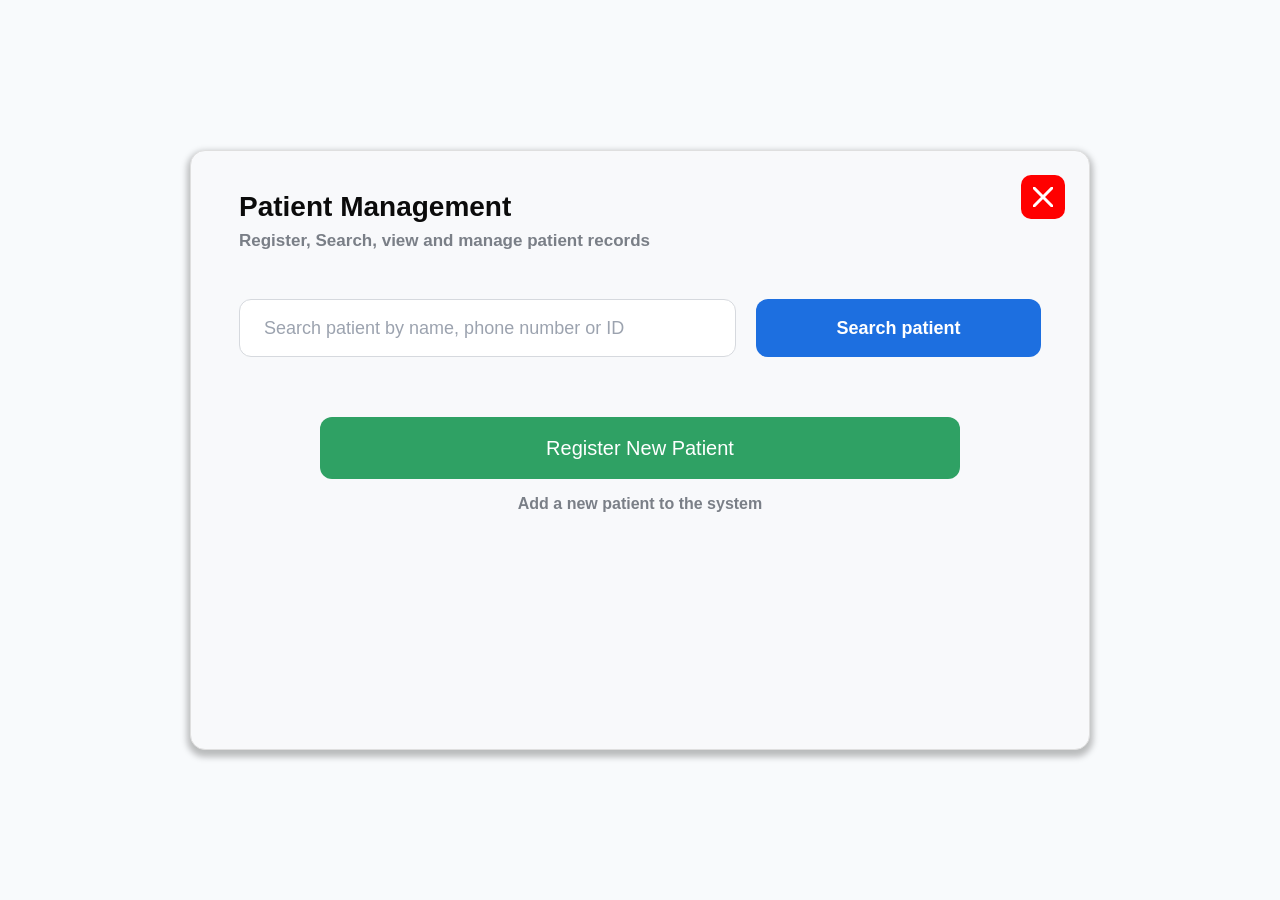
<file: Receptionist-dashboard/SearchP.html>
<!DOCTYPE html>
<html lang="en">
<head>
    <meta charset="UTF-8">
    <meta name="viewport" content="width=device-width, initial-scale=1.0">
    <title>Search Patient</title>
    <link rel="stylesheet" href="SearchP.css">
</head>
<body>
    <div class="modal-overlay">
        <div class="Patient-management-search">
            <button class="close-btn" aria-label="Close">
                <svg width="20" height="20" viewBox="0 0 20 20" fill="none" xmlns="http://www.w3.org/2000/svg">
                    <path d="M1 1L19 19M19 1L1 19" stroke="white" stroke-width="3" stroke-linecap="round"/>
                </svg>
            </button>

            <h2>Patient Management</h2>
            <p class="subtitle">Register, Search, view and manage patient records</p>

            <div class="search-row">
                <input type="search" class="search-p" placeholder="Search patient by name, phone number or ID">
                <button class="search-pt">Search patient</button>
            </div>

            <div class="reg-patient">
                <button class="reg-new-patient">Register New Patient</button>
                <p>Add a new patient to the system</p>
            </div>
        </div>
    </div>
</body>
</html>
</file>
<file: style.css>
* {
    margin: 0;
    padding: 0;
    box-sizing: border-box;
}

body {
    font-family: -apple-system, BlinkMacSystemFont, "SF Pro Display", "SF Pro Text", "Segoe UI", system-ui, sans-serif;
    background-color: #f8fafc;
    color: #1e2937;
    line-height: 1.5;
}

.dashboard-container {
    display: flex;
    min-height: 100vh;
}

/*  SIDEBAR  */
.sidebar {
    width: 328px;
    background: white;
    border-right: 1px solid #e2e8f0;
    padding: 20px 0;
    display: flex;
    flex-direction: column;
    position: fixed;
    height: 100vh;
    z-index: 100;
    overflow-y: auto;
}

.logo {
    padding: 18.73px;
    display: flex;
    justify-content: center;
    margin-bottom: 10px;
}

.main-logo {
    width: 307px;
    max-width: 100%;
    height: auto;
    display: block;
}

.nav-menu {
    flex: 1;
    font-weight: 590;
    font-size: 18px;
    line-height: 100%;
    letter-spacing: 2%;
    margin-top: 10px;
}

.nav-item {
    display: flex;
    align-items: center;
    gap: 12px;
    padding: 18px 32px;
    color: #1e2937;
    text-decoration: none;
    transition: all 0.2s;
}



.icon-container {
    width: 28px;
    height: 28px;
    display: flex;
    align-items: center;
    justify-content: center;
}

.nav-icon {
    width: 22px;
    height: 22px;
}

.arrow-icon {
    width: 16px;
    height: 16px;
    margin-left: auto;
    opacity: 0.6;
}

.submenu {
    display: none;
    padding-left: 56px;
}

.submenu-item {
    display: block;
    padding: 10px 0;
    color: #94a3b8;
    font-size: 14px;
    text-decoration: none;
}

.submenu-item:hover {
    color: #10b981;
}

.nav-item.has-submenu:hover + .submenu,
.nav-item.active + .submenu {
    display: block;
}

/* Sidebar Bottom */
.sidebar-bottom {
    padding: 0 24px 20px;
    margin-top: auto;
}

.logout-btn {
    display: flex;
    align-items: center;
    gap: 10px;
    padding: 12px 16px;
    color: #ef4444;
    text-decoration: none;
    font-weight: 500;
    border-radius: 8px;
    margin-bottom: 20px;
    transition: background 0.2s;
}

.logout-btn:hover {
    background: #fee2e2;
}

.current-shift {
    width: 207px;
    height: 156px;
    background: #f8fafc;
    padding: 26px 44px 19px 31px;
    border-radius: 20px;
    margin-bottom: 16px;
    display: flex;
    flex-direction: column;
    gap: 10px;
}

.shift-label {
    font-size: 13px;
    color: #64748b;
    margin: 0;
}

.shift-time {
    display: flex;
    align-items: center;
    gap: 6px;
    margin: 0;
}

.shift-type {
    color: #10b981;
    font-weight: 600;
    font-size: 15px;
}

.shift-icon {
    width: 16px;
    height: 16px;
}

.shift-hours,
.shift-date {
    font-size: 13px;
    color: #64748b;
    margin: 0;
}

.security-note {
    display: flex;
    gap: 12px;
    margin-top: 18px;
    background: #eef5ff;
    padding: 14px;
    border-radius: 10px;
    font-size: 12px;
    color: #64748b;
    line-height: 1.4;
}

.lock-icon {
    width: 24px;
    height: 24px;
    top: 18px;
    left: 12px;
    flex-shrink: 0;
}

/*  MAIN CONTENT */
.main-content {
    flex: 1;
    margin-left: 328px;
    width: calc(100% - 328px);
    min-width: 0;
    padding: 24px 28px;
}

/* Top Header */
.top-header.top-header{
    display:flex;
    justify-content:space-between;
    align-items:center;
    flex-wrap:wrap;
    gap:20px;

    background:white;
    height:107px;
    padding:26.6px 28px;
    border-radius:20px;
    margin-bottom:24px;
} 

.header-left {
    display: flex;
    align-items: center;
    gap: 13.3px;
}

.menu-toggle {
    background: none;
    border: none;
    cursor: pointer;
    display: flex;
    align-items: center;
    justify-content: center;
    width: 40px;
    height: 40px;
}

.hamburger-icon {
    width: 24px;
    height: 24px;
}

.page-title {
    font-size: 20px;
    font-weight: 600;
    color: #1e2937;
}

.header-right {
    display: flex;
    align-items: center;
    gap: 112px;
}

.notification {
    position: relative;
    cursor: pointer;
}

.notification-badge {
    position: absolute;
    top: -6px;
    right: -8px;
    background: #ef4444;
    color: white;
    font-size: 11px;
    width: 18px;
    height: 18px;
    border-radius: 50%;
    display: flex;
    align-items: center;
    justify-content: center;
    font-weight: 600;
}

.user-profile {
    display: flex;
    align-items: center;
    gap: 12px;
    cursor: pointer;
    padding: 8px 12px;
    border-radius: 12px;
    background: #fefefe;
}

.profile-img {
    width: 44px;
    height: 44px;
    border-radius: 50%;
    object-fit: cover;
}

.user-name {
    font-weight: 590;
    font-size: 20px;
    display: block;
}

.user-role {
    font-weight: 590;
    font-size: 13.3px;
    color:#6E7177 ;
}

.dropdown-arrow {
    width: 16px;
    height: 16px;
    opacity: 0.6;
}

/* Greeting */
.greeting {
    display: flex;
    justify-content: space-between;
    align-items: center;
    gap: 24px;
    background: white;
    padding: 24px 28px;
    border-radius: 16px;
    margin-bottom: 28px;
    box-shadow: 0 1px 3px rgba(0, 0, 0, 0.04);
    flex-wrap: wrap;
}

.greeting-text h2 {
    font-size: 24px;
    font-weight: 600;
    margin-bottom: 4px;
}

.greeting-text p {
    color: #64748b;
    font-weight: 590;
    font-size: 15px;
}

.search-box {
    display: flex;
    align-items: center;
    background: #f8fafc;
    border: 1px solid #e2e8f0;
    border-radius: 10px;
    padding: 10px 16px;
    gap: 10px;
    min-width: 240px;
    flex: 1;
    max-width: 300px;
}

.search-icon {
    width: 18px;
    height: 18px;
    opacity: 0.5;
}

.search-input {
    border: none;
    outline: none;
    font-weight: 600;
    font-size: 14px;
    width: 100%;
    background: transparent;
}

.date-picker {
    display: flex;
    align-items: center;
    gap: 10px;
    background: #f8fafc;
    border: 1px solid #e2e8f0;
    border-radius: 10px;
    padding: 10px 16px;
    cursor: pointer;
    white-space: nowrap;
    font-weight: 600;
}

.calendar-icon {
    width: 18px;
    height: 18px;
}

/* Quick Access */
.quick-access-section {
    margin-bottom: 32px;
    max-width: 924px;
}

.section-title {
    font-size: 19.7px;
    font-weight: 700;
    margin-bottom: 16px;
    color: #1e2937;
}

.quick-access {
    display: grid;
    grid-template-columns: repeat(3, 1fr);
    gap: 6.65px;
}

.card {
    background: white;
    border-radius: 14px;
    padding: 18px 20px;
    display: flex;
    align-items: center;
    gap: 14px;
    text-decoration: none;
    color: inherit;
    box-shadow: 0 1px 3px rgba(0, 0, 0, 0.04);
    transition: transform 0.2s, box-shadow 0.2s;
}

.card:hover {
    transform: translateY(-3px);
    box-shadow: 0 4px 12px rgba(0, 0, 0, 0.08);
}

.card-icon {
    width: 48px;
    height: 48px;
    border-radius: 50%;
    display: flex;
    align-items: center;
    justify-content: center;
    flex-shrink: 0;
}

.card-icon-img {
    width: 24px;
    height: 24px;
}

.card-icon.total { background: #e0f2fe; }
.card-icon.critical { background: #ffedd5; }
.card-icon.meds { background: #dcfce7; }
.card-icon.completed { background: #ffedd5; }
.card-icon.appointments { background: #dcfce7; }
.card-icon.alerts { background: #fee2e2; }

.card-content {
    flex: 1;
}

.card-content h3 {
    font-size: 15.63px;
    font-weight: 8600;
    margin-bottom: 2px;
}

.card-content p {
    font-size: 11.15px;
    font-weight: 700;
    color: #64748b;
}

.card-arrow {
    width: 16px;
    height: 16px;
    opacity: 0.5;
}

/* Patients Overview */
.patients-section {
    background: white;
    border-radius: 20px;
    padding: 24px 0 24px;
    box-shadow: 0 1px 3px rgba(0, 0, 0, 0.04);
    margin-bottom: 28px;
    overflow: hidden;
    max-width: 924px;
}

.section-header {
    display: flex;
    justify-content: space-between;
    align-items: center;
    margin-bottom: 18px;
    padding: 0 28px;
}

.section-header h2 {
    font-size: 17px;
    font-weight: 700;
}

.view-all-btn {
    display: inline-flex;
    align-items: center;
    gap: 6px;
    height: 30px;
    color: #7960c6;
    font-size: 14px;
    font-weight: 500;
    text-decoration: none;
    border: 1px solid #d9d9d9;
    padding: 0px 12px;
    border-radius: 5px;
    background: white;
    white-space: nowrap;
}

.view-all-btn .seperator {
    display: inline-block;
    width: 2px;
    height: 18px;
    background-color: #d9d9d9;
    margin: 0 2px;
}

.view-all-btn .arrow-icon {
    font-size: 15px;
    height: 15px;
    font-weight: 600;
    line-height: 1;
    color: #7960c6;
}

.view-all-btn:hover {
    background: #f8fafc;
}

.patients-table {
    width: 100%;
    border-collapse: collapse;
    border-spacing: 0;
}

.patients-table thead tr {
    background-color: #f8f8ff;
    height: 36px;
   
}


.patients-table th {
    text-align: left;
    height: 48px;
    padding: 0 16px;
    text-align: left;
    font-size: 13px;
    font-weight: 700;
    color: #334155;
    border-bottom: 1px solid #e2e8f0;
}

.patients-table td {
    padding: 0 16px;
    height: 50px;
    border-bottom: 1px solid #e2e2e2;
    font-size: 13.5px;
    font-weight: 500;
    vertical-align: middle;
    color: #1e2937;
}

.patients-table th:first-child
.patients-table td:last-child
{
    padding-left: 28px;
}

.patients-table th:last-child {
    text-align: center;
    padding-right: 28px;
}

.patients-table thead tr {
    background-color: #f1f5f9;
}

.patient-info {
    display: flex;
   align-items: center;
    gap: 12px;
}

.avatar {
    width: 40px;
    height: 40px;
    border-radius: 50%;
    background: #ede9fe;
    display: flex;
    align-items: center;
    justify-content: center;
    overflow: hidden;
}

.patient-avatar {
    width: 24px;
    height: 24px;
    object-fit: cover;
}

.patient-name {
    font-weight: 600;
}

.age {
    font-size: 13px;
    color: #94a3b8;
}

.priority {
    padding: 4px 12px;
    border-radius: 20px;
    font-size: 13px;
    font-weight: 600;
}

.priority.critical {
    background: #fee2e2;
    color: #ef4444;
}

.priority.medium {
    background: #ffedd5;
    color: #f97316;
}

.priority.low {
    background: #dcfce7;
    color: #22c55e;
}

.status {
    display: inline-flex;
    align-items: center;
    gap: 6px;
    font-size: 13px;
}

.status-icon {
    width: 14px;
    height: 14px;
}

.actions {
    display: flex;
    gap: 8px;
    justify-content: center;
    align-items: center;
    height: 100%;
}

.action-btn {
    display: flex;
    align-items: center;
    gap: 5px;
    height: 26px;
    padding: 0 10px;
    border-radius: 5px;
    font-size: 12px;
    font-weight: 500;
    border: none;
    cursor: pointer;
    white-space: nowrap;
    line-height: 1;
}

.action-btn.vitals {
    background: #3D98D6;
    color: white;
}

.action-btn.send {
    background: #E6F8EC;
    color: #10A245;
    border: 1px solid #10A245;
}

.btn-icon {
    width: 13px;
    height: 13px;
    flex-shrink: 0;
}

.action-btn.vitals .btn-icon {
    filter: brightness(0) invert(1);
}


/* Chart */
.chart-section {
    width: 916px;
    background: transparent;
    border-radius: 16px;
    margin: 0;
    padding: 0;
    overflow: hidden;
    height: 166px;
    box-shadow: 0 6px 18px rgba(0, 0, 0, 0.08);
}

.chart-image {
    width: 100%;
    height: 100%;
    display:block;
    object-fit: cover;
}

/* Footer */
.footer {
    display: flex;
    justify-content: space-between;
    align-items: center;
    padding: 16px 8px;
    font-size: 13px;
    color: #94a3b8;
}

.footer a {
    color: #3b82f6;
    text-decoration: none;
    font-weight: 500;
}

/* RESPONSIVE */
@media (max-width: 1024px) {
    .sidebar {
        transform: translateX(-100%);
        transition: transform 0.3s ease;
    }

    .sidebar.open {
        transform: translateX(0);
    }

    .main-content {
        margin-left: 0;
    }

    .menu-toggle {
        display: flex;
    }

    .quick-access {
        grid-template-columns: repeat(2, 1fr);
    }
}

@media (max-width: 768px) {
    .quick-access {
        grid-template-columns: 1fr;
    }

    .greeting {
        flex-direction: column;
        align-items: flex-start;
    }

    .search-box {
        max-width: 100%;
        width: 100%;
    }

    .patients-table {
        display: block;
        overflow-x: auto;
    }
}

@media (max-width: 480px) {
    .main-content {
        padding: 16px;
    }

    .top-header {
        padding: 12px 16px;
    }

    .greeting {
        padding: 16px;
    }
}
</file>
<file: log in page/style.css>
/* ---------- Reset & base ---------- */
* {
  box-sizing: border-box;
  margin: 0;
  padding: 0;
}

body {
  font-family: -apple-system, BlinkMacSystemFont, "Segoe UI", Roboto, Helvetica, Arial, sans-serif;
  color: #1f2937;
  background: #ffffff;
}

.page {
  display: grid;
  grid-template-columns: 380px 1fr;
  min-height: 100vh;
}

/* ---------- LEFT: hero panel ---------- */
.hero-panel {
  background: url("building.jpg") center/cover;
  color: #0f172a;
  display: flex;
  flex-direction: column;
  justify-content: space-between;
  overflow: hidden;
}

.hero-top {
  background: linear-gradient(180deg, #7dd8e8 0%, rgba(125, 216, 232, 0.92) 100%);
  padding: 32px 28px 24px;
  border-radius: 0 0 16px 16px;
}

.logo {
  display: flex;
  align-items: center;
  justify-content: center;
  margin-bottom: 40px;
}

.logo-img {
  max-width: 220px;
  height: auto;
  display: block;
}

.hero-heading {
  font-size: 1.6rem;
  line-height: 1.3;
  font-weight: 800;
  margin-bottom: 14px;
  color: #0f172a;
}

.hero-sub {
  font-size: 0.92rem;
  line-height: 1.5;
  color: #1f2937;
  margin-bottom: 28px;
}

.hero-features {
  list-style: none;
  display: flex;
  flex-direction: column;
  gap: 18px;
}

.hero-features li {
  display: flex;
  gap: 12px;
  align-items: flex-start;
}

.feature-icon {
  background: rgba(255, 255, 255, 0.5);
  border-radius: 8px;
  width: 32px;
  height: 32px;
  min-width: 32px;
  display: flex;
  align-items: center;
  justify-content: center;
  font-size: 1rem;
}

.hero-features strong {
  display: block;
  font-size: 0.9rem;
  margin-bottom: 2px;
  color: #0f172a;
}

.hero-features span {
  font-size: 0.8rem;
  color: #1f2937;
  line-height: 1.4;
}

/* Note sits directly on the building photo at the bottom of the panel */
.hero-note-wrap {
  display: flex;
  align-items: flex-end;
}

.hero-note {
  font-size: 0.75rem;
  color: #1f2937;
  display: flex;
  align-items: center;
  gap: 6px;
  background: rgba(255, 255, 255, 0.9);
  padding: 10px 12px;
  border-radius: 8px;
  margin: 16px;
}

/* ---------- RIGHT: auth panel ---------- */
.auth-panel {
  display: flex;
  flex-direction: column;
  min-height: 100vh;
  position: relative;
  overflow: hidden;
}

.top-nav {
  padding: 16px 32px;
  border-bottom: 1px solid #eef0f2;
  font-size: 0.85rem;
}

.nav-inner {
  display: flex;
  align-items: center;
  justify-content: flex-start;
  gap: 40px;
  max-width: 620px;
  margin: 0 auto 0 0;
}

.nav-links {
  display: flex;
  align-items: center;
  gap: 12px;
  color: #374151;
}

.nav-links a {
  text-decoration: none;
  color: inherit;
}

.nav-icon {
  font-size: 1rem;
}

.nav-right {
  display: flex;
  gap: 10px;
}

.icon-btn {
  border: none;
  background: #f3f4f6;
  border-radius: 999px;
  width: 34px;
  height: 34px;
  cursor: pointer;
  font-size: 0.95rem;
}

.auth-wrap {
  flex: 1;
  display: flex;
  align-items: center;
  justify-content: center;
  padding: 24px;
}

.auth-card {
  width: 100%;
  max-width: 360px;
}

.card-title {
  font-size: 1.6rem;
  font-weight: 800;
  text-align: center;
  margin-bottom: 6px;
}

.welcome-text {
  font-size: 2.2rem;
  font-weight: 700;
  color: #0f172a;
  text-align: center;
  white-space: nowrap;
  margin-bottom: 22px;
}

.field-label {
  display: block;
  font-size: 0.78rem;
  font-weight: 600;
  color: #374151;
  margin-bottom: 6px;
  margin-top: 14px;
}

#countryCode,
#phone,
#email,
#password {
  width: 100%;
  padding: 10px 12px;
  border: 1px solid #d1d5db;
  border-radius: 8px;
  font-size: 0.9rem;
  font-family: inherit;
}

#countryCode:focus,
#phone:focus,
#email:focus,
#password:focus {
  outline: 2px solid #2563eb;
  outline-offset: 1px;
  border-color: #2563eb;
}

#email.invalid,
#password.invalid {
  border-color: #dc2626;
}

.field-error {
  font-size: 0.75rem;
  color: #dc2626;
  min-height: 16px;
  margin-top: 4px;
}

.forgot-link {
  display: block;
  text-align: right;
  font-size: 0.78rem;
  color: #2563eb;
  text-decoration: none;
  margin-top: 6px;
}

.password-wrap {
  position: relative;
}

.password-wrap input {
  padding-right: 38px;
}

.toggle-pw {
  position: absolute;
  right: 8px;
  top: 50%;
  transform: translateY(-50%);
  border: none;
  background: none;
  cursor: pointer;
  font-size: 0.9rem;
  color: #6b7280;
}

.btn-primary {
  width: 100%;
  background: #2563eb;
  color: #ffffff;
  border: none;
  border-radius: 8px;
  padding: 11px;
  font-size: 0.92rem;
  font-weight: 600;
  cursor: pointer;
  margin-top: 22px;
  transition: background 0.15s ease;
}

.btn-primary:hover {
  background: #1d4ed8;
}

.btn-primary:disabled {
  background: #93b4f8;
  cursor: not-allowed;
}

.signup-link {
  text-align: center;
  font-size: 0.82rem;
  color: #6b7280;
  margin-top: 16px;
}

.signup-link a {
  color: #2563eb;
  text-decoration: none;
  font-weight: 600;
}

.wave {
  height: 134px;
  max-height: 17.8vw;
  border-radius: 0 0 8.09px 8.09px;
  overflow: hidden;
  line-height: 0;
}

.wave img {
  display: block;
  width: 100%;
  height: 100%;
  object-fit: cover;
}

.auth-footer {
  display: flex;
  justify-content: space-between;
  padding: 14px 32px 22px;
  font-size: 0.75rem;
  color: #9ca3af;
}

.auth-footer a {
  color: #2563eb;
  text-decoration: none;
}

/* ---------- Responsive ---------- */
@media (max-width: 860px) {
  .page {
    grid-template-columns: 1fr;
  }
  .hero-top {
    padding: 24px 20px 20px;
  }
  .hero-panel {
    min-height: 340px;
  }
  .top-nav {
    padding: 14px 20px;
  }
  .nav-links {
    gap: 16px;
    font-size: 0.78rem;
  }
  .auth-footer {
    padding: 14px 20px 20px;
    flex-direction: column;
    gap: 4px;
  }
}

@media (max-width: 480px) {
  .nav-links a:not(:first-child):not(:last-child) {
    display: none;
  }
}
</file>
<file: Nurse-Dashboard/style.css>
* {
    margin: 0;
    padding: 0;
    box-sizing: border-box;
}

html {
    scroll-behavior: smooth;
}

body {
    margin: 0;
    padding: 0;
    font-family: "SF Pro", "SF Pro Display", -apple-system, BlinkMacSystemFont, "Helvetica Neue", Arial, sans-serif;
    color: #27353b;
    background: #ffffff;
}

button {
    font: inherit;
    cursor: pointer;
}

img {
    display: block;
    max-width: 100%;
}

a {
    text-decoration: none;
    color: inherit;
}

:root {
    --sidebar-width: 328px;
    --topbar-width: 1016px;
    --main-background: #f8fafa;
    --primary-green: #27ac6d;
    --refresh-green: #31a768;
    --primary-blue: #0166e4;
    --border: #dce3e5;
    --white: #ffffff;
}

.app {
    min-height: 100vh;
    display: flex;
    background: var(--main-background);
}

/* Sidebar */

.sidebar {
    width: 328px;
    min-width: 328px;
    height: 100vh;
    position: fixed;
    top: -20px;
    left: 0;
    z-index: 1000;
    background: #ffffff;
    border-right: 1px solid #edf0f1;
    overflow-y: auto;
    overflow-x: hidden;
    transition: transform 0.3s ease;
}

.logo-container {
    width: 307.25px;
    height: 142.04px;
    position: absolute;
    top: 41.23px;
    left: 10.64px;
    padding: 18.73px;
    display: flex;
    align-items: center;
    gap: 18.73px;
}

.logo {
    width: 210px;
    height: auto;
    object-fit: contain;
}

.navigation {
    position: absolute;
    top: 183px;
    left: 37px;
    width: 250px;
    display: flex;
    flex-direction: column;
    gap: 9px;
}

.nav-item {
    width: 250px;
    min-height: 39px;
    padding: 9px 10px;
    border: none;
    border-radius: 7px;
    background: transparent;
    display: flex;
    align-items: center;
    gap: 12px;
    color: #334147;
    font-size: 14px;
    font-weight: 600;
    text-decoration: none;
    transition: background 0.2s ease, color 0.2s ease;
}

.nav-item:hover {
    background: #f1f7f5;
}

.nav-item.active {
    background: #e7f4f1;
    color: #126f63;
}

.nav-item-left {
    display: flex;
    align-items: center;
    gap: 12px;
    min-width: 0;
}

.nav-icon {
    width: 21px;
    height: 21px;
    flex-shrink: 0;
    object-fit: contain;
}

.arrow-icon {
    width: 17px;
    height: 17px;
    margin-left: auto;
    flex-shrink: 0;
    object-fit: contain;
}

.nav-group {
    width: 250px;
}

.nurse-toggle {
    appearance: none;
    text-align: left;
}

.nurse-arrow {
    transition: transform 0.2s ease;
}

.submenu {
    padding-left: 47px;
    display: flex;
    flex-direction: column;
    gap: 2px;
}

.submenu-item {
    min-height: 32px;
    display: flex;
    align-items: center;
    padding: 5px 0;
    color: #6e7c82;
    font-size: 13px;
    text-decoration: none;
    transition: color 0.2s ease;
}

.submenu-item:hover {
    color: var(--primary-green);
}

.submenu-item.active-sub {
    color: var(--primary-green);
    font-weight: 600;
}

.nav-item.logout {
    color: #d95757;
}

/* SIDEBAR BOTTOM */

.sidebar-bottom {
    position: absolute;
    top: 0;
    left: 0;
    width: 328px;
    height: 1117px;
    margin: 0;
    padding: 0;
    display: block;
}

.shift-information {
    position: absolute;
    top: 750px;
    left: 47px;
    width: 207px;
    height: 156px;
    margin: 0;
    padding: 26px 44px 19px 31px;
    border-radius: 20px;
    background: #f8f8ff;
    display: flex;
    flex-direction: column;
    gap: 10px;
}

.shift-title {
    color: #494949;
    font-size: 14px;
    font-weight: 600;
}

.day-shift {
    display: flex;
    align-items: center;
    gap: 3px;
    color: #10a245;
    font-size: 14px;
    font-weight: 500;
}

.day-shift img {
    width: 16px;
    height: 16px;
    flex-shrink: 0;
    object-fit: contain;
}

.shift-time {
    margin-top: 18px;
    font-size: 14px;
    font-weight: 400;
}

.shift-information > span:last-child {
    font-size: 14px;
    font-weight: 400;
}

.security-message {
    position: absolute;
    top: 932px;
    left: 27px;
    width: 270px;
    height: 71px;
    margin: 0;
    padding: 12px 16px;
    border-radius: 5px;
    background: #eef5ff;
    display: flex;
    flex-direction: row;
    align-items: center;
    gap: 10px;
}

.security-icon {
    width: 16px;
    height: 21px;
    flex-shrink: 0;
    object-fit: contain;
}

.security-text {
    flex: 1;
    color: #6e7177;
    font-size: 13px;
    font-weight: 400;
    line-height: 100%;
}

/* Main */

.main {
    width: 1016px;
    min-width: 1016px;
    min-height: 1122px;
    margin-left: 328px;
    background: #f8fafa;
}

.topbar {
    width: 1016px;
    height: 84px;
    margin-left: 25px;
    padding: 0 40px;
    background: #ffffff;
    border-bottom: 1px solid #edf0f1;
    display: flex;
    align-items: center;
    justify-content: space-between;
    flex-shrink: 0;
}

.topbar-left {
    display: flex;
    align-items: center;
    gap: 20px;
}

.topbar-left h1 {
    margin: 0;
    color: #27353b;
    font-size: 18px;
    font-weight: 700;
    line-height: 1;
}

.menu-button {
    width: 20px;
    height: 20px;
    padding: 0;
    border: none;
    background: transparent;
    display: flex;
    align-items: center;
    justify-content: center;
}

.menu-button img {
    width: 20px;
    height: 20px;
    object-fit: contain;
}

.topbar-right {
    display: flex;
    align-items: center;
    gap: 60px;
}

.notification-button {
    width: 25px;
    height: 25px;
    position: relative;
    padding: 0;
    border: none;
    background: transparent;
    display: flex;
    align-items: center;
    justify-content: center;
}

.notification-button img {
    width: 21px;
    height: 21px;
    object-fit: contain;
}

.notification-badge {
    position: absolute;
    top: -5px;
    right: -6px;
    width: 16px;
    height: 16px;
    border-radius: 50%;
    background: #e34f4f;
    color: #ffffff;
    display: flex;
    align-items: center;
    justify-content: center;
    font-size: 8px;
    font-weight: 700;
    line-height: 1;
    border: 1.5px solid #ffffff;
}

.profile {
    height: 44px;
    padding: 0;
    border: none;
    background: transparent;
    display: flex;
    align-items: center;
    gap: 10px;
    text-align: left;
}

.profile-image {
    width: 40px;
    height: 40px;
    flex: 0 0 40px;
    overflow: hidden;
    border-radius: 50%;
    background: #eeeeee;
}

.profile-image img {
    width: 100%;
    height: 100%;
    object-fit: cover;
}

.profile-details {
    display: flex;
    flex-direction: column;
    justify-content: center;
    gap: 4px;
    white-space: nowrap;
}

.profile-details strong {
    color: #27353b;
    font-size: 13px;
    font-weight: 700;
    line-height: 1;
}

.profile-details span {
    color: #808080;
    font-size: 13.3px;
    font-weight: 400;
    line-height: 1;
}

.profile-arrow {
    width: 16px;
    height: 16px;
    object-fit: contain;
    flex-shrink: 0;
}

/* Content */

.content {
    width: 100%;
    padding: 30px 42px 40px;
    background: transparent;
}

.page-header {
    width: 100%;
    display: flex;
    align-items: flex-start;
    justify-content: space-between;
    margin-bottom: 28px;
}

.page-heading h2 {
    margin: 0 0 7px;
    font-size: 24px;
    line-height: 1.25;
    font-weight: 700;
    color: #27363c;
}

.page-heading p {
    margin: 0;
    font-size: 20px;
    font-weight: 500;
    color: #808080;
    letter-spacing: 0;
    line-height: 100%;
}

.refresh-button {
    width: 124px;
    height: 40px;
    padding: 15px 20px;
    border: 1px solid #27ad6e;
    border-radius: 8px;
    background: #ffffff;
    color: #31a768;
    display: flex;
    align-items: center;
    justify-content: center;
    font-size: 16px;
    font-weight: 700;
    white-space: nowrap;
}

.refresh-button:hover {
    background: #f2fbf7;
}

.filters {
    width: 100%;
    display: flex;
    align-items: center;
    gap: 18px;
    margin-bottom: 37px;
    overflow-x: auto;
    scrollbar-width: none;
}

.filters::-webkit-scrollbar {
    display: none;
}

.filter-button {
    height: 43px;
    width: 170px;
    padding: 0 20px;
    flex-shrink: 0;
    border: 1px solid #cbc7c7;
    border-radius: 10px;
    background: #ffffff;
    color: #7c7c7c;
    font-size: 14px;
    font-weight: 700;
    white-space: nowrap;
}

.filter-button.all {
    width: 90px;
    padding: 0;
    gap: 10px;
    border-radius: 10px;
    background: #0166e4;
    color: #ffffff;
}

.filter-button.active {
    background: #2169ca;
    border-color: #2169ca;
    color: #ffffff;
}

.table-container {
    width: 1041px;
    height: 528px;
    display: flex;
    flex-direction: row;
    gap: 28px;
    overflow-x: auto;
    overflow-y: hidden;
    scrollbar-width: none;
}

.table-container::-webkit-scrollbar {
    display: none;
}

.patient-table {
    width: 100%;
    min-width: 1041px;
    height: 100%;
    border-collapse: collapse;
}

.patient-table th {
    height: 39px;
    padding: 0 9px 15px;
    text-align: left;
    color: #000000;
    font-size: 15px;
    font-weight: 800;
    white-space: nowrap;
}

.patient-table td {
    height: 42px;
    padding: 7px 9px;
    color: #000000;
    font-size: 13px;
    font-weight: 590;
    white-space: nowrap;
    vertical-align: middle;
}

.patient-table th:first-child,
.patient-table td:first-child {
    width: 42px;
}

.patient-table th:nth-child(2),
.patient-table th:nth-child(3) {
    min-width: 125px;
}

.patient-table th:nth-child(4) {
    min-width: 130px;
}

.patient-table th:nth-child(5) {
    min-width: 110px;
}

.patient-table th:nth-child(6) {
    min-width: 85px;
}

.patient-table th:nth-child(7) {
    min-width: 105px;
}

.patient-name {
    color: #000000;
    font-size: 16px;
    font-weight: 600;
}

.action-button {
    width: 116px;
    height: 39px;
    padding: 10px;
    border-radius: 8px;
    display: flex;
    align-items: center;
    justify-content: center;
    gap: 10px;
    font-size: 11px;
    font-weight: 600;
    white-space: nowrap;
    flex-shrink: 0;
}

.start-button.primary {
    border: 1px solid #27ac6d;
    background: #27ac6d;
    color: #ffffff;
}

.start-button {
    border: 1px solid #27ac6d;
    background: rgba(39, 172, 109, 0.13);
    color: #27ac6d;
}

.resume-button {
    border: 1px solid #0166e4;
    background: #0166e417;
    color: #0166e4;
}

.stage-badge.in-triage {
    width: 89px;
    height: 39px;
    padding: 10px;
    border: 1px solid #fe8510;
    border-radius: 8px;
    background: #fff8f0;
    color: #fe8510;
    display: flex;
    align-items: center;
    justify-content: center;
    gap: 10px;
    font-size: 11px;
    font-weight: 600;
    white-space: nowrap;
}

.stage-badge {
    display: inline-flex;
    align-items: center;
    min-height: 28px;
    padding: 0 9px;
    border-radius: 6px;
    background: #fff0ec;
    color: #c77a68;
    font-size: 10px;
}

.table-footer {
    width: 1060px;
    height: 40px;
    margin-top: 45px;
    margin-left: -42px;
    padding: 0;
    display: flex;
    align-items: center;
    justify-content: space-between;
}

.table-footer p {
    margin: 0;
    color: #000000;
    font-size: 18px;
    font-weight: 700;
    white-space: nowrap;
}

.pagination {
    height: 40px;
    display: flex;
    align-items: center;
    gap: 5px;
}

.pagination-button {
    width: 36px;
    height: 36px;
    padding: 0;
    border: 1px solid #bdc9cd;
    border-radius: 5px;
    background: #ffffff;
    color: #58676d;
    display: flex;
    align-items: center;
    justify-content: center;
    font-size: 20px;
    font-weight: 400;
    line-height: 1;
    flex-shrink: 0;
}

.pagination-button:hover {
    background: #f1f6f5;
}

.pagination-button.active {
    background: #27ac6d;
    border-color: #27ac6d;
    color: #ffffff;
    font-size: 12px;
    font-weight: 600;
}

/* Responsive */

.sidebar-overlay {
    display: none;
    position: fixed;
    inset: 0;
    z-index: 900;
    background: rgba(0, 0, 0, 0.25);
}

@media (max-width: 950px) {
    .sidebar {
        transform: translateX(-100%);
        height: 100vh;
        box-shadow: 8px 0 25px rgba(0, 0, 0, 0.08);
    }

    .sidebar.open {
        transform: translateX(0);
    }

    .sidebar-overlay.show {
        display: block;
    }

    .main {
        width: 100%;
        min-width: 0;
        margin-left: 0;
    }

    .topbar {
        width: 100%;
        margin-left: 0;
        padding-left: 25px;
        padding-right: 25px;
    }

    .content {
        padding: 27px 25px 35px;
    }

    .table-container {
        width: 100%;
    }

    .table-footer {
        width: 100%;
        margin-left: 0;
    }

    .topbar-right {
        gap: 30px;
    }
}

@media (max-width: 650px) {
    .topbar {
        width: 100%;
        height: 68px;
        padding: 0 16px;
    }

    .topbar-left {
        gap: 13px;
    }

    .topbar-left h1 {
        font-size: 17px;
    }

    .topbar-right {
        gap: 16px;
    }

    .profile-image {
        width: 36px;
        height: 36px;
    }

    .profile-details,
    .profile-arrow {
        display: none;
    }

    .notification-button {
        width: 23px;
        height: 23px;
    }

    .notification-button img {
        width: 20px;
        height: 20px;
    }

    .notification-badge {
        width: 15px;
        height: 15px;
        top: -5px;
        right: -5px;
        font-size: 8px;
    }

    .content {
        padding: 22px 16px 30px;
    }

    .page-header {
        flex-direction: column;
        gap: 18px;
        margin-bottom: 22px;
    }

    .page-heading h2 {
        font-size: 21px;
    }

    .page-heading p {
        font-size: 13px;
    }

    .refresh-button {
        width: 100%;
    }

    .filters {
        gap: 9px;
        margin-bottom: 25px;
    }

    .filter-button {
        height: 39px;
        padding: 0 14px;
        font-size: 11px;
    }

    .table-container {
        width: 100%;
        height: auto;
        min-height: 528px;
    }

    .table-footer {
        width: 100%;
        height: auto;
        min-height: 40px;
        margin-top: 0;
        margin-left: 0;
        flex-direction: column;
        align-items: flex-start;
        gap: 18px;
    }

    .pagination-button {
        width: 34px;
        height: 34px;
        font-size: 19px;
    }
}

@media (max-width: 420px) {
    .topbar {
        padding: 0 12px;
    }

    .notification-button {
        width: 22px;
        height: 22px;
    }

    .notification-button img {
        width: 18px;
        height: 18px;
    }

    .profile-image {
        width: 35px;
        height: 35px;
    }

    .content {
        padding-left: 12px;
        padding-right: 12px;
    }

    .page-heading h2 {
        font-size: 19px;
    }

    .pagination-button {
        width: 32px;
        height: 32px;
        font-size: 18px;
    }
}

/* NEXT PATIENT MODAL */

.patient-modal-overlay {
    position: fixed;
    inset: 0;
    z-index: 2000;
    display: none;
    align-items: flex-start;
    justify-content: center;
    padding-top: 188px;
    padding-bottom: 197px;
    overflow-y: auto;
    background: rgba(255, 255, 255, 0.35);
    backdrop-filter: blur(15px);
    -webkit-backdrop-filter: blur(15px);
}

.patient-modal-overlay.show {
    display: flex;
}

.patient-modal {
    width: 753px;
    height: 767px;
    flex: 0 0 767px;
    border-radius: 35px;
    background: #ffffff;
    padding: 79px 20px 78px 48px;
    overflow: hidden;
}

.patient-modal-content {
    width: 685px;
    height: 626px;
    padding: 23px 0;
    display: flex;
    flex-direction: column;
    align-items: center;
    gap: 45px;
}

.patient-success-icon {
    width: 119px;
    height: 119px;
    object-fit: contain;
    flex-shrink: 0;
}

.patient-modal-title {
    width: 392px;
    height: 48px;
    margin: 0;
    color: #31a768;
    font-family: "SF Pro", -apple-system, BlinkMacSystemFont, "Helvetica Neue", Arial, sans-serif;
    font-size: 40px;
    font-weight: 700;
    line-height: 100%;
    text-align: center;
    flex-shrink: 0;
}

.selected-patient-card {
    width: 685px;
    height: 267px;
    padding: 20px 33px;
    border-radius: 15px;
    background: #f0f0f0;
    display: flex;
    align-items: center;
    gap: 51px;
    flex-shrink: 0;
}

.selected-patient-photo {
    width: 225px;
    height: 225px;
    border-radius: 50%;
    object-fit: cover;
    flex-shrink: 0;
}

.selected-patient-details {
    width: 367px;
    height: 227px;
    display: flex;
    flex-direction: column;
    gap: 2px;
}

.selected-patient-details h3 {
    width: 367px;
    height: 43px;
    margin: 0;
    color: #000000;
    font-family: "SF Pro", -apple-system, BlinkMacSystemFont, "Helvetica Neue", Arial, sans-serif;
    font-size: 36px;
    font-weight: 700;
    line-height: 100%;
    white-space: nowrap;
}

.patient-basic-info,
.patient-medical-info {
    width: 245px;
    height: 90px;
    display: flex;
    flex-direction: column;
    color: #4e4e4e;
    font-family: "SF Pro", -apple-system, BlinkMacSystemFont, "Helvetica Neue", Arial, sans-serif;
    font-size: 24px;
    font-weight: 590;
    line-height: 178%;
}

.patient-medical-info {
    margin-top: -2px;
}

.next-patient-button {
    width: 207px;
    height: 48px;
    padding: 0;
    border: none;
    border-radius: 15px;
    background: #10a245;
    color: #ffffff;
    font-family: "SF Pro", -apple-system, BlinkMacSystemFont, "Helvetica Neue", Arial, sans-serif;
    font-size: 32px;
    font-weight: 700;
    line-height: 100%;
    text-align: center;
    cursor: pointer;
    flex-shrink: 0;
}

.next-patient-button:hover {
    background: #0d8e3d;
}
</file>
<file: Receptionist-dashboard/PatientM.css>
/* * {
  margin: 0;
  padding: 0;
  box-sizing: border-box;
}

body {
  font-family: 'Segoe UI', Arial, Helvetica, sans-serif;
  background: #e9edf1;
  min-height: 100vh;
}

.modal-overlay {
  width: 100%;
  min-height: 100vh;
  display: flex;
  align-items: center;
  justify-content: center;
  padding: 20px;
}

.modal {
  display: flex;
  flex-direction: column;
  gap: 44px;
  position: relative;
  width: 753px;
  max-width: 100%;
  background-color: #FAFFFF;
  border: 4px solid #EAEAEA;
  border-radius: 15px;
  padding: 40px 30px 40px 20px;
}

.close-btn {
  position: absolute;
  top: 10.63px;
  right: 10.63px;
  width: 63.75px;
  height: 63.75px;
  background-color: #FF0000;
  border: none;
  border-radius: 12px;
  display: flex;
  align-items: center;
  justify-content: center;
  cursor: pointer;
}
.close-btn:hover {
  background-color: #c81c1c;
}

.modal-header {
  display: flex;
  flex-direction: column;
  gap: 10px;
  padding: 10px;
}

.modal-header h1 {
  font-size: 32px;
  font-weight: 700;
  color: #0d0d0d;
}

.modal-header p {
  font-size: 24px;
  color: #808080;
  line-height: 100%;
  font-weight: 590;
  letter-spacing: 8%;
}

.option-card { 
  display: flex;
  justify-content: flex-start;
  align-items: center;
  gap: 55px;
  width: 100%;
  max-width: 621px;
  height: 216px;
  margin: 0 auto;
  background-color: #FFFFFF;
  border: 1px solid #C2C2C2;
  border-radius: 15px;
  padding: 40px;
  cursor: pointer;
  text-decoration: none;
  color: inherit;
  transition: box-shadow 0.2s ease, transform 0.2s ease;
}

.option-card:hover {
  box-shadow: 0 6px 18px rgba(0, 0, 0, 0.06);
  transform: translateY(-2px);
}

.option-icon {
  flex-shrink: 0;
  width: 60px;
  height: 60px;
  display: flex;
  align-items: center;
  justify-content: center;
}

.option-icon img {
  width: 100%;
  height: 100%;
  object-fit: contain;
}

.option-text h2 {
  font-size: 32px;
  font-weight: 700;
  color: #000000;
}

.option-text p {
  font-size: 24px;
  color: #7c8a94;
  line-height: 100%;
  letter-spacing: 8%;
  font-weight: 590;
} */


* {
  margin: 0;
  padding: 0;
  box-sizing: border-box;
}

body {
  font-family: 'Segoe UI', Arial, Helvetica, sans-serif;
  background: #e9edf1;
  min-height: 100vh;
}

.modal-overlay {
  width: 100%;
  min-height: 100vh;
  display: flex;
  align-items: center;
  justify-content: center;
  padding: 20px;
}

.modal {
  display: flex;
  flex-direction: column;
  gap: 30px;
  position: relative;
  width: 753px;
  max-width: 100%;
  background-color: #FAFFFF;
  border: 4px solid #EAEAEA;
  border-radius: 15px;
  padding: 28px 30px 28px 20px;
}

.close-btn {
  position: absolute;
  top: 10.63px;
  right: 10.63px;
  width: 63.75px;
  height: 63.75px;
  background-color: #FF0000;
  border: none;
  border-radius: 12px;
  display: flex;
  align-items: center;
  justify-content: center;
  cursor: pointer;
}
.close-btn:hover {
  background-color: #c81c1c;
}

.modal-header {
  display: flex;
  flex-direction: column;
  gap: 10px;
  padding: 10px;
}

.modal-header h1 {
  font-size: 32px;
  font-weight: 700;
  color: #0d0d0d;
}

.modal-header p {
  font-size: 24px;
  color: #808080;
  line-height: 100%;
  font-weight: 590;
  letter-spacing: 8%;
}

.option-card { 
  display: flex;
  justify-content: flex-start;
  align-items: center;
  gap: 55px;
  width: 100%;
  max-width: 621px;
  height: 216px;
  margin: 0 auto;
  background-color: #FFFFFF;
  border: 1px solid #C2C2C2;
  border-radius: 15px;
  padding: 40px;
  cursor: pointer;
  text-decoration: none;
  color: inherit;
  transition: box-shadow 0.2s ease, transform 0.2s ease;
}

.option-card:hover {
  box-shadow: 0 6px 18px rgba(0, 0, 0, 0.06);
  transform: translateY(-2px);
}

.option-icon {
  flex-shrink: 0;
  width: 60px;
  height: 60px;
  display: flex;
  align-items: center;
  justify-content: center;
}

.option-icon img {
  width: 100%;
  height: 100%;
  object-fit: contain;
}

.option-text h2 {
  font-size: 32px;
  font-weight: 700;
  color: #000000;
}

.option-text p {
  font-size: 24px;
  color: #7c8a94;
  line-height: 100%;
  letter-spacing: 8%;
  font-weight: 590;
}
</file>
<file: Receptionist-dashboard/Receptionist.css>
* {
  margin: 0;
  padding: 0;
  box-sizing: border-box;
}

body {
  font-family:inter;
  background: #FEFEFE;
  color: #1a1a1a;
}

.app {
  display: flex;
  min-height: 100vh;
} 

/*  SIDEBAR */
.sidebar {
  width: 300px;
  background: #ffffff;
  padding: 24px 16px;
  margin-right: 30px;
}

/* Logo */
.logo {
  display: flex;
  align-items: center;
  justify-content: center;
  gap: 8px;
  margin-bottom: 28px;
}

.logo-text {
  font-size: 32px;
  font-weight: 800;
  line-height: 1;
}

.logo-swift {
  color: #2f9bef;
}

.logo-care {
  color: #35a862;
}

.logo-badge {
  width: 42px;
  height: 42px;
  background: #111111;
  border-radius: 50%;
  display: flex;
  align-items: center;
  justify-content: center;
  color: #ffffff;
  font-size: 18px;
  flex-shrink: 0;
}

/* Nav */
.nav-list {
  list-style: none;
  display: flex;
  flex-direction: column;
  gap: 25px;
}

.nav-item {
  width: 100%;
}

.nav-link {
  width: 100%;
  display: flex;
  align-items: center;
  gap: 14px;
  padding: 14px 12px;
  border: none;
  background: none;
  cursor: pointer;
  text-decoration: none;
  color: #1a1a1a;
  font-size: 15px;
  font-weight: 600;
  border-radius: 12px;
  transition: background 0.2s ease;
  font-family: inherit;
}

.nav-link:hover {
  background: #f6f7f9;
}

.nav-icon {
  width: 18px;
  text-align: center;
  font-size: 16px;
  color: #1a1a1a;
}

.nav-link span {
  flex: 1;
  text-align: left;
}

.nav-arrow {
  width: 14px;
  height: 14px;
  flex-shrink: 0;
  color: #8a8f98;
  transform: rotate(-90deg);
  transition: transform 0.25s ease;
}

/* Expandable nav items */
.has-submenu .nav-toggle[aria-expanded="true"] .nav-arrow {
  transform: rotate(0deg);
  color: #1a1a1a;
}

.submenu {
  list-style: none;
  max-height: 0;
  overflow: hidden;
  transition: max-height 0.3s ease, opacity 0.2s ease;
  opacity: 0;
  padding-left: 46px;
}

.has-submenu.open .submenu {
  max-height: 200px;
  opacity: 1;
}

.submenu-link {
  display: block;
  padding: 10px 12px;
  color: #b7bac1;
  text-decoration: none;
  font-size: 14px;
  font-weight: 500;
  border-radius: 10px;
  transition: color 0.2s ease, background 0.2s ease;
}

.has-submenu.open .submenu-link {
  color: #4a4d55;
}

.submenu-link:hover {
  background: #f6f7f9;
  color: #1a1a1a;
}

/* Logout */
.logout-link,
.logout-link .nav-icon {
  color: #e6432f;
}

.logout-link:hover {
  background: #fdeceb;
}

/* Info box */
.info-box {
  margin-top: 24px;
  background: #edf2fb;
  border-radius: 14px;
  padding: 14px 16px;
  display: flex;
  align-items: flex-start;
  gap: 4px;
  margin-top: 120px;
}

.info-icon {
  color: #4a4d55;
  font-size: 15px;
  margin-top: 3px;
}

.info-box p {
  font-size: 12.5px;
  color: #5a5e66;
  line-height: 1.5;
}

/*  MAIN  */

.main {
  flex: 1;
  display: flex;
  flex-direction: column;
}

.topbar {
  display: flex;
  align-items: center;
  gap: 20px;
  padding: 15px 20px 15px 20px;
  background: #fff;
  border-right: 1px solid #eaeaea;
  /* border-bottom: 1px solid #eaeaea; */
  border-left: 1px solid #eaeaea;
  margin-right: 10px;
  box-shadow: 0px 2px 1.6px 0px #00000040;
}

.hamburger {
  background: none;
  border: none;
  font-size: 22px;
  cursor: pointer;
}

.topbar h1 {
  font-size: 26px;
  font-weight: 700;
  flex: 1;
}

.topbar-right {
  display: flex;
  /* width: 448;
  height: 58px; */

  align-items: center;
  gap: 50px;
}

.bell-wrapper {
  position: relative;
  font-size: 22px;
}

.badge {
  position: absolute;
  top: -6px;
  right: -8px;
  background: #e0433a;
  color: #fff;
  font-size: 11px;
  font-weight: 700;
  border-radius: 50%;
  width: 18px;
  height: 18px;
  display: flex;
  align-items: center;
  justify-content: center;
}

.divider {
  /* border: 3px solid #D4D4D4; */
  /* width: 40px;
  position: absolute;
  trans */

  
  width: 3px;
  height: 40px;
  background-color: #D4D4D4;

  
}

.user-info {
  display: flex;
  align-items: center;
  gap: 10px;
  cursor: pointer;
}

.avatar {
  width: 40px;
  height: 40px;
  border-radius: 50%;
  background: #3b82c4;
  color: #fff;
  display: flex;
  align-items: center;
  justify-content: center;
  font-size: 20px;
}

.user-name {
  font-weight: 700;
  font-size: 15px;
}

.user-role {
  font-size: 13px;
  color: #888;
}

.dropdown-arrow {
  color: #888;
}

/* WELCOME ROW  */
.welcome-row {
  display: flex;
  align-items: center;
  justify-content: space-between;
  margin-right: 30px;
  gap: 90px;
  flex-wrap: wrap;
}

.welcome-text {
  padding: 10px;
  gap: 10px;
}
.welcome-text h2 {
  font-size: 22px;
  font-weight: 700;
}

.welcome-text p {
  color: #888;
  font-size: 14px;
  margin-top: 2px;
}

.search-box {
  display: flex;
  align-items: center;
  background: #fff;
  box-shadow: 0px 2px 2px 2px #00000017;
  border-radius: 25px;
  padding-left: 15px;
  width: 250px;
  flex: 1;
  
}

.search-box input {
  border: none;
  outline: none;
  flex: 1;
  font-weight: 590;
  font-size: 14px;
  color: #000000;
}

.search-box button {
  background: none;
  border: none;
  cursor: pointer;
}

.btn-img{
  width: 35px;
  height: 35px;
}

.date-picker {
  display: flex;
  align-items: center;
  gap: 11px;
  background: #fff;
  border: 1px solid #ddd;
  height: 38px;
  border-radius: 10px;
  padding: 10px 12px 10px 12px;
  font-size: 14px;
  font-weight: 500;
  cursor: pointer;
}

/* STATS */
.stats-row {
  display: grid;
  grid-template-columns: 1fr 1fr 1fr 1fr;
  gap: 90px;
  padding-top: 26px;
  padding-bottom: 26px;
  margin-right: 30px;
}

.stat-card {
  background: #fff;
  border-radius: 10px;
  padding: 15px 10px 15px 10px;
  display: flex;
  align-items: center;
  width: 249;
  height: 101;
  gap: 22px;
  border: 1px solid #F2F2F2;
}

.stat-icon {
  width: 52px;
  height: 52px;
  border-radius: 50%;
  display: flex;
  align-items: center;
  justify-content: center;
  font-size: 22px;
  flex-shrink: 0;
}

.stat-icon.blue { background: #e2f0fb; }
.stat-icon.green { background: #e3f6ea; }
.stat-icon.purple { background: #ece4fb; }
.stat-icon.orange { background: #fdeee0; }

.stat-label {
  font-size: 14px;
  color: #666;
  font-weight: 600;
}

.stat-value {
  font-size: 26px;
  font-weight: 700;
  margin-top: 2px;
}

.stat-value .unit {
  font-size: 14px;
  font-weight: 500;
  margin-left: 4px;
}

.stat-sub {
  font-size: 12px;
  margin-top: 2px;
}

.stat-sub.green {
  color: #2fa85a;
  font-weight: 600;
}

/*  QUEUE ROW  */
.queue-row {
  display: grid;
  grid-template-columns: 1fr 1.4fr;
  gap: 20px;
  margin-bottom: 30px;
}

.panel-queue-overview {
  background: #fff;
  border: 1px solid #E2E2E2;
  border-radius: 10px;
  gap: 18px;
  padding: 20px 30px 20px 30px;
  width: 640px;
  height: 337px ;
  
}

.panel-queue-row {
  background: #fff;
  border: 1px solid #E2E2E2;
  border-radius: 10px;
  gap: 44px;
  padding: 13px 21px 13px 21px;
  margin-right: 30px;
}

.panel-queue-row h3 {
  font-size: 17px;
  font-weight: 700;
  margin-bottom: 18px;
}

.queue-body {
  display: flex;
  align-items: center;
  gap: 30px;
  flex-wrap: wrap;
}

.donut-wrapper {
  position: relative;
  width: 220px;
  height: 220px;
  flex-shrink: 0;
}

.donut-center {
  position: absolute;
  top: 50%;
  left: 50%;
  transform: translate(-50%, -50%);
  text-align: center;
}

.donut-number {
  font-size: 32px;
  font-weight: 700;
  color: #444;
}

.donut-label {
  font-size: 13px;
  color: #888;
}

.queue-legend {
  display: flex;
  flex-direction: column;
  gap: 16px;
  flex: 1;
  min-width: 200px;
}

.legend-item {
  display: flex;
  align-items: center;
  gap: 10px;
  font-size: 14px;
}

.dot {
  width: 12px;
  height: 12px;
  border-radius: 50%;
  flex-shrink: 0;
}

.dot.blue { background: #3b82c4; }
.dot.green { background: #2fa85a; }
.dot.orange { background: #e8923c; }

.legend-label {
  flex: 1;
  color: #333;
}

.legend-value {
  font-weight: 600;
  color: #333;
}

.view-full-queue {
  width: 100%;
  margin-top: 20px;
  background: #eef1f4;
  border: none;
  color: #2fa85a;
  font-weight: 700;
  padding: 14px;
  border-radius: 10px;
  cursor: pointer;
  font-size: 15px;
}

.view-full-queue:hover {
  background: #e2e6ea;
}

/* Priority panel */
.priority-item {
  display: flex;
  align-items: center;
  gap: 16px;
  margin-bottom: 26px;
}

.panel-checkins{
  padding: 13px 10px 13px 10px;
  border: 1px solid #E2E2E2;
  border-radius: 10px;
  gap: 14px;
  margin-top: 10px;
}
 .panel-appointments{
  display: grid;
  padding: 11px;
  border: 1px solid #E2E2E2;
  border-radius: 10px;
  gap: 19px;
  margin-top: 18px;
  margin-right: 30px;
 }

.priority-label {
  width: 120px;
  font-size: 14px;
  color: #333;
  flex-shrink: 0;
}


.priority-bar-track {
  flex: 1;
  height: 6px;
  background: #eee;
  border-radius: 4px;
  overflow: hidden;
}

.priority-bar {
  height: 100%;
  border-radius: 4px;
}

.priority-bar.red { background: #e0433a; }
.priority-bar.orange { background: #e8923c; }
.priority-bar.green { background: #2fa85a; }

.priority-value {
  width: 24px;
  text-align: right;
  font-weight: 700;
}

.total-queue-box {
  display: flex;
  justify-content: space-between;
  background: #FFFFFF;
  border-radius: 15px;
  border: 1px solid #dddddd;
  padding: 15px;
  font-weight: 700;
  margin-top: 100px;
}

/*  BOTTOM ROW  */
.bottom-row {
  display: grid;
  grid-template-columns: 1fr 1.4fr;
  gap: 20px;
  margin-bottom: 40px;
}

.panel-header {
  display: flex;
  justify-content: space-between;
  align-items: center;
  margin-bottom: 14px;
}

.panel-header h3 {
  margin-bottom: 0;
}

.view-all-link {
  color: #2fa85a;
  font-weight: 700;
  font-size: 14px;
  text-decoration: none;
}

.checkin-list {
  display: flex;
  flex-direction: column;
  gap: 4px;
}

.checkin-item {
  display: flex;
  align-items: center;
  gap: 12px;
  padding: 12px 0;
  border-bottom: 1px solid #f0f0f0;
  font-size: 14px;
}

.checkin-item:last-child {
  border-bottom: none;
}

.person-icon {
  width: 30px;
  height: 30px;
  border-radius: 50%;
  background: #e2e8ee;
  display: flex;
  align-items: center;
  justify-content: center;
  font-size: 14px;
  flex-shrink: 0;
}

.checkin-name {
  flex: 1.4;
  font-weight: 600;
  color: #222;
}

.checkin-time {
  flex: 1;
  color: #888;
}

.checkin-type {
  flex: 1.4;
  color: #888;
  text-align: right;
}

.view-all-btn {
  width: 100%;
  margin-top: 16px;
  background: #eef1f4;
  border: none;
  color: #2fa85a;
  font-weight: 700;
  padding: 14px;
  border-radius: 10px;
  cursor: pointer;
  font-size: 15px;
}

.view-all-btn:hover {
  background: #e2e6ea;
}

/* Appointments table */
.appointments-table {
  width: 100%;
  border-collapse: collapse;
  font-size: 14px;
}

.appointments-table th {
  text-align: left;
  color: #888;
  font-weight: 600;
  padding: 8px 6px;
  border-bottom: 1px solid #eee;
}

.appointments-table td {
  padding: 12px 6px;
  border-bottom: 1px solid #f5f5f5;
  color: #333;
}

.status {
  display: inline-block;
  padding: 5px 14px;
  border-radius: 16px;
  font-size: 12px;
  font-weight: 700;
}

.status.completed {
  background: #e3f6ea;
  color: #2fa85a;
}

.status.confirmed {
  background: #e2f0fb;
  color: #3b82c4;
}

.status.pending {
  background: #fdeee0;
  color: #e8923c;
}

 /* RESPONSIVE  */
 @media (max-width: 1200px) {
  .stats-row {
    grid-template-columns: repeat(2, 1fr);
  }
  .queue-row, .bottom-row {
    grid-template-columns: 1fr;
  }
}

@media (max-width: 900px) {
  .sidebar {
    display: none;
  }
  .sidebar.mobile-open {
    display: flex;
    position: fixed;
    z-index: 100;
    height: 100vh;
    overflow-y: auto;
  }
  .stats-row {
    grid-template-columns: 1fr;
  } 
}
</file>
<file: Receptionist-dashboard/SearchP.css>
* {
  margin: 0;
  padding: 0;
  box-sizing: border-box;
}

body {
  font-family: 'Segoe UI', Arial, Helvetica, sans-serif;
  background: #F8FAFC;
  min-height: 100vh;
}

.modal-overlay {
  position: relative;
  width: 100%;
  min-height: 100vh;
  display: flex;
  align-items: center;
  justify-content: center;
}

.Patient-management-search {
  position: relative;
  width: 900px;
  max-width: calc(100% - 40px);
  min-height: 600px;
  background-color: #f8f9fb;
  border: 1px solid #DFDFDF;
  border-radius: 15px;
  box-shadow: 0px 4px 6px 3px #00000040;
  padding: 40px 48px 44px;
}

.close-btn {
  position: absolute;
  top: 24px;
  right: 24px;
  width: 44px;
  height: 44px;
  background-color: #FF0000;
  border: none;
  border-radius: 10px;
  display: flex;
  align-items: center;
  justify-content: center;
  cursor: pointer;
}

.close-btn:hover {
  background-color: #c81c1c;
}

.Patient-management-search h2 {
  font-size: 28px;
  font-weight: 700;
  color: #0B0B0B;
  margin-bottom: 8px;
}

.subtitle {
  font-size: 17px;
  font-weight: 600;
  color: #7A7F87;
  margin-bottom: 48px;
}

.search-row {
  display: flex;
  gap: 20px;
  margin-bottom: 60px;
}

.search-p {
  flex: 1;
  height: 58px;
  border: 1px solid #D6D9DE;
  border-radius: 12px;
  padding: 0 24px;
  font-size: 18px;
  color: #6B7280;
  background-color: #ffffff;
  outline: none;
}

.search-p::placeholder {
  color: #9CA3AF;
}

.search-p:focus {
  border-color: #1D6FE0;
}

.search-pt {
  width: 285px;
  height: 58px;
  background-color: #1D6FE0;
  color: #ffffff;
  border: none;
  border-radius: 12px;
  font-size: 18px;
  font-weight: 600;
  cursor: pointer;
}

.search-pt:hover {
  background-color: #175dc0;
}

.reg-patient {
  display: flex;
  flex-direction: column;
  align-items: center;
  text-align: center;
}

.reg-new-patient {
  width: 640px;
  max-width: 100%;
  height: 62px;
  background-color: #2FA164;
  color: #ffffff;
  border: none;
  border-radius: 12px;
  font-size: 20px;
  font-weight: 500;
  cursor: pointer;
  margin-bottom: 16px;
}

.reg-new-patient:hover {
  background-color: #268a55;
}

.reg-patient p {
  font-size: 16px;
  font-weight: 600;
  color: #7A7F87;
}
</file>
